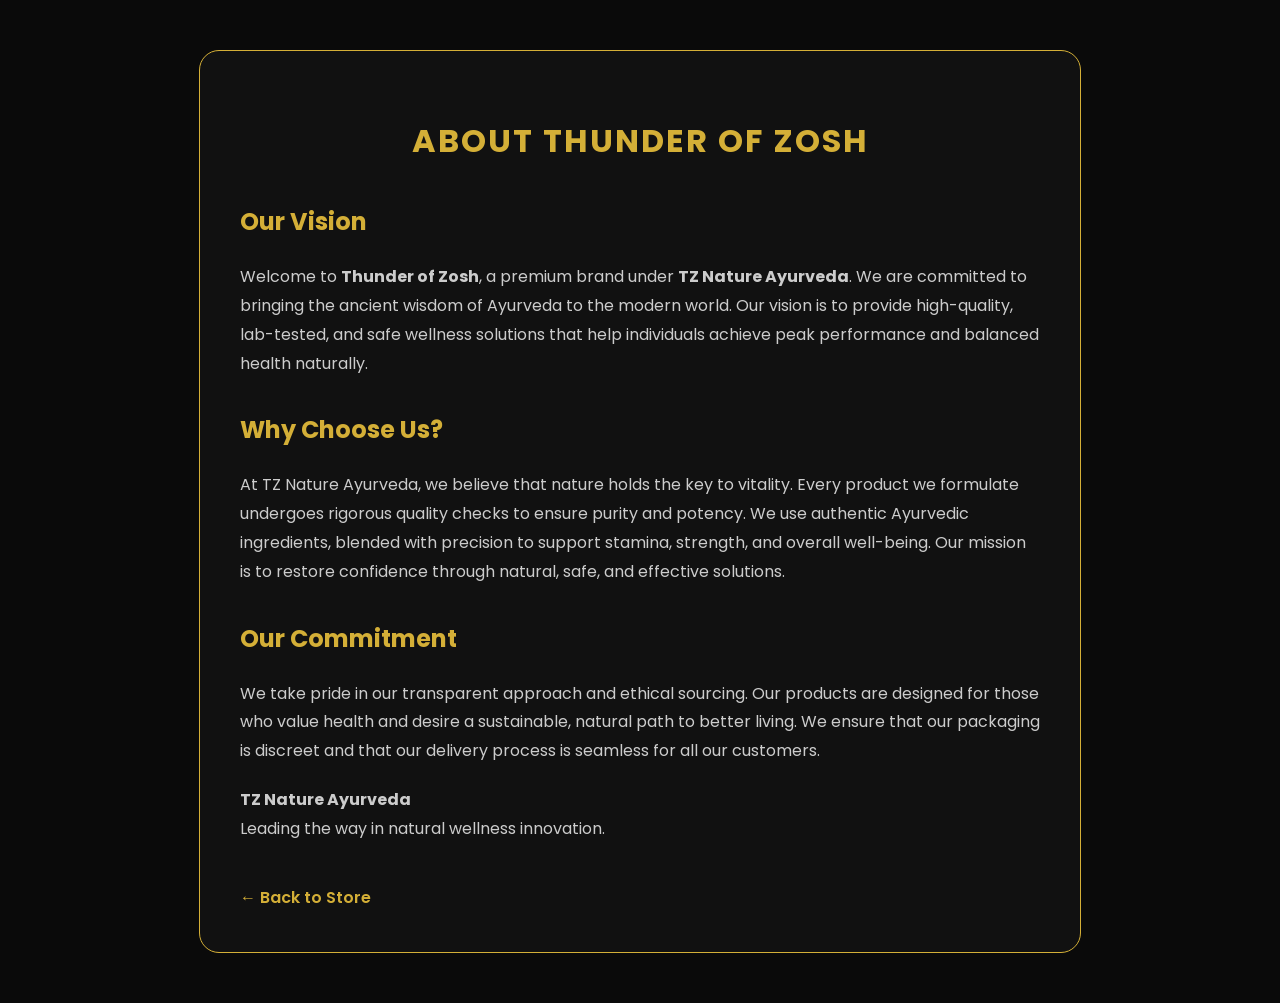
<file: about.html>
<!DOCTYPE html>
<html lang="en">
<head>
    <meta charset="UTF-8">
    <meta name="viewport" content="width=device-width, initial-scale=1.0">
    <title>About Us | Thunder of Zosh</title>
    <link href="https://fonts.googleapis.com/css2?family=Poppins:wght@300;400;600&display=swap" rel="stylesheet">
    <style>
        body { font-family: 'Poppins', sans-serif; background-color: #0a0a0a; color: #ffffff; margin: 0; padding: 0; line-height: 1.8; }
        .container { max-width: 800px; margin: 50px auto; padding: 40px; background: #111; border: 1px solid #d4af37; border-radius: 20px; }
        h1 { color: #d4af37; text-align: center; text-transform: uppercase; letter-spacing: 2px; }
        h2 { color: #d4af37; margin-top: 30px; }
        p { color: #cccccc; margin-bottom: 20px; }
        .back-link { display: inline-block; margin-top: 20px; color: #d4af37; text-decoration: none; font-weight: 600; }
        .back-link:hover { text-decoration: underline; }
    </style>
</head>
<body>

<div class="container">
    <h1>About Thunder of Zosh</h1>
    
    <h2>Our Vision</h2>
    <p>Welcome to <strong>Thunder of Zosh</strong>, a premium brand under <strong>TZ Nature Ayurveda</strong>. We are committed to bringing the ancient wisdom of Ayurveda to the modern world. Our vision is to provide high-quality, lab-tested, and safe wellness solutions that help individuals achieve peak performance and balanced health naturally.</p>

    <h2>Why Choose Us?</h2>
    <p>At TZ Nature Ayurveda, we believe that nature holds the key to vitality. Every product we formulate undergoes rigorous quality checks to ensure purity and potency. We use authentic Ayurvedic ingredients, blended with precision to support stamina, strength, and overall well-being. Our mission is to restore confidence through natural, safe, and effective solutions.</p>

    <h2>Our Commitment</h2>
    <p>We take pride in our transparent approach and ethical sourcing. Our products are designed for those who value health and desire a sustainable, natural path to better living. We ensure that our packaging is discreet and that our delivery process is seamless for all our customers.</p>

    <p><strong>TZ Nature Ayurveda</strong><br>
    Leading the way in natural wellness innovation.</p>

    <a href="index.html" class="back-link">← Back to Store</a>
</div>

</body>
</html>
</file>
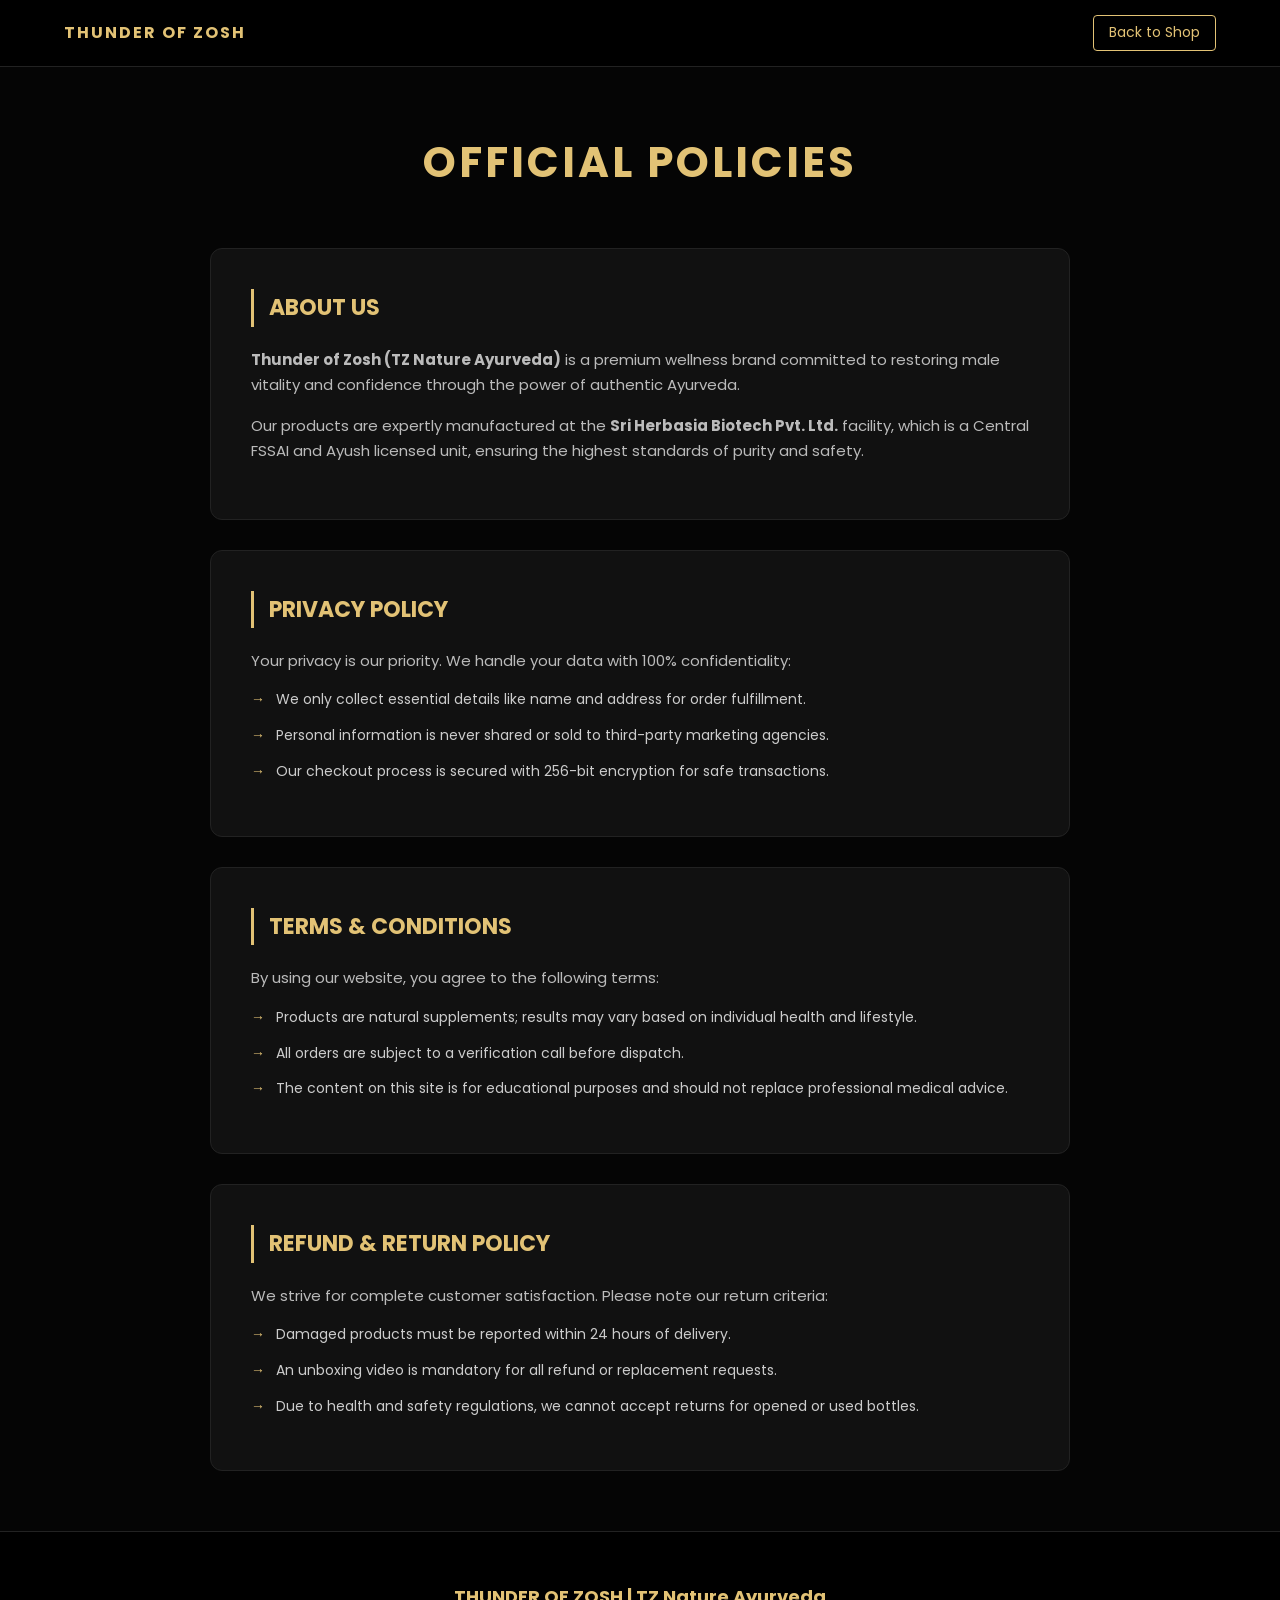
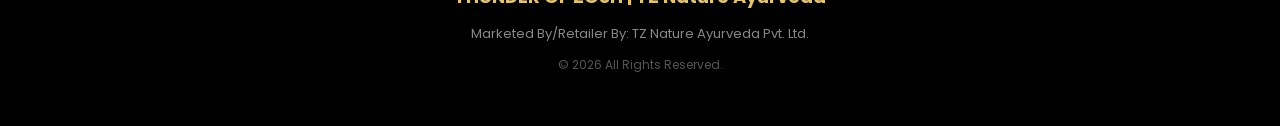
<file: capsule-policies.html>
<!DOCTYPE html>
<html lang="en">
<head>
    <meta charset="UTF-8">
    <meta name="viewport" content="width=device-width, initial-scale=1.0">
    <title>Company Policies | Thunder of Zosh</title>
    <link href="https://fonts.googleapis.com/css2?family=Poppins:wght@400;600;700&display=swap" rel="stylesheet">
    <style>
        :root {
            --gold: #e2c275;
            --gold-dark: #b8860b;
            --white: #f8f8f8;
            --dark: #050505;
            --grey-box: #111111;
        }

        * { margin: 0; padding: 0; box-sizing: border-box; }

        body { 
            font-family: 'Poppins', sans-serif; 
            background-color: var(--dark); 
            color: var(--white); 
            line-height: 1.7; 
            overflow-x: hidden; 
        }

        /* Navigation Bar */
        nav {
            background: rgba(0,0,0,0.95);
            padding: 15px 5%;
            display: flex;
            justify-content: space-between;
            align-items: center;
            border-bottom: 1px solid #222;
            position: sticky;
            top: 0;
            z-index: 1000;
        }
        .logo { color: var(--gold); font-weight: 700; text-transform: uppercase; letter-spacing: 2px; text-decoration: none; }
        .back-link { color: var(--gold); text-decoration: none; font-size: 14px; border: 1px solid var(--gold); padding: 5px 15px; border-radius: 4px; transition: 0.3s; }
        .back-link:hover { background: var(--gold); color: #000; }

        .container { max-width: 900px; margin: 60px auto; padding: 0 20px; }

        h1 { color: var(--gold); font-size: clamp(28px, 5vw, 42px); text-align: center; margin-bottom: 50px; text-transform: uppercase; letter-spacing: 3px; }
        
        section {
            background: var(--grey-box);
            padding: 40px;
            border-radius: 12px;
            margin-bottom: 30px;
            border: 1px solid #222;
            transition: 0.3s;
        }
        section:hover { border-color: var(--gold-dark); }

        h2 { color: var(--gold); margin-bottom: 20px; font-size: 22px; text-transform: uppercase; border-left: 3px solid var(--gold); padding-left: 15px; }
        p { margin-bottom: 15px; color: #bbb; font-size: 15px; }
        
        .list { list-style: none; padding: 0; }
        .list li { position: relative; padding-left: 25px; margin-bottom: 12px; color: #ccc; font-size: 14px; }
        .list li::before { content: "→"; position: absolute; left: 0; color: var(--gold); }

        footer {
            text-align: center;
            padding: 50px 20px;
            background: #000;
            border-top: 1px solid #222;
            margin-top: 60px;
        }
        .footer-brand { color: var(--gold); font-weight: 700; margin-bottom: 10px; font-size: 18px; }
        .footer-copy { color: #555; font-size: 12px; }

        @media (max-width: 768px) {
            section { padding: 25px; }
            nav { padding: 10px 5%; }
        }
    </style>
</head>
<body>

    <nav>
        <a href="capsulecod.html" class="logo">Thunder of Zosh</a>
        <a href="capsulecod.html" class="back-link">Back to Shop</a>
    </nav>

    <div class="container">
        <h1>Official Policies</h1>

        <section id="about">
            <h2>About Us</h2>
            <p><strong>Thunder of Zosh (TZ Nature Ayurveda)</strong> is a premium wellness brand committed to restoring male vitality and confidence through the power of authentic Ayurveda.</p>
            <p>Our products are expertly manufactured at the <strong>Sri Herbasia Biotech Pvt. Ltd.</strong> facility, which is a Central FSSAI and Ayush licensed unit, ensuring the highest standards of purity and safety.</p>
        </section>

        <section id="privacy">
            <h2>Privacy Policy</h2>
            <p>Your privacy is our priority. We handle your data with 100% confidentiality:</p>
            <ul class="list">
                <li>We only collect essential details like name and address for order fulfillment.</li>
                <li>Personal information is never shared or sold to third-party marketing agencies.</li>
                <li>Our checkout process is secured with 256-bit encryption for safe transactions.</li>
            </ul>
        </section>

        <section id="terms">
            <h2>Terms & Conditions</h2>
            <p>By using our website, you agree to the following terms:</p>
            <ul class="list">
                <li>Products are natural supplements; results may vary based on individual health and lifestyle.</li>
                <li>All orders are subject to a verification call before dispatch.</li>
                <li>The content on this site is for educational purposes and should not replace professional medical advice.</li>
            </ul>
        </section>

        <section id="refund">
            <h2>Refund & Return Policy</h2>
            <p>We strive for complete customer satisfaction. Please note our return criteria:</p>
            <ul class="list">
                <li>Damaged products must be reported within 24 hours of delivery.</li>
                <li>An unboxing video is mandatory for all refund or replacement requests.</li>
                <li>Due to health and safety regulations, we cannot accept returns for opened or used bottles.</li>
            </ul>
        </section>
    </div>

    <footer>
        <div class="footer-brand">THUNDER OF ZOSH | TZ Nature Ayurveda</div>
        <p style="color: #888; font-size: 13px; margin-bottom: 10px;">
            Marketed By/Retailer By: TZ Nature Ayurveda Pvt. Ltd.
        </p>
        <div class="footer-copy">© 2026 All Rights Reserved.</div>
    </footer>

</body>
</html>
</file>
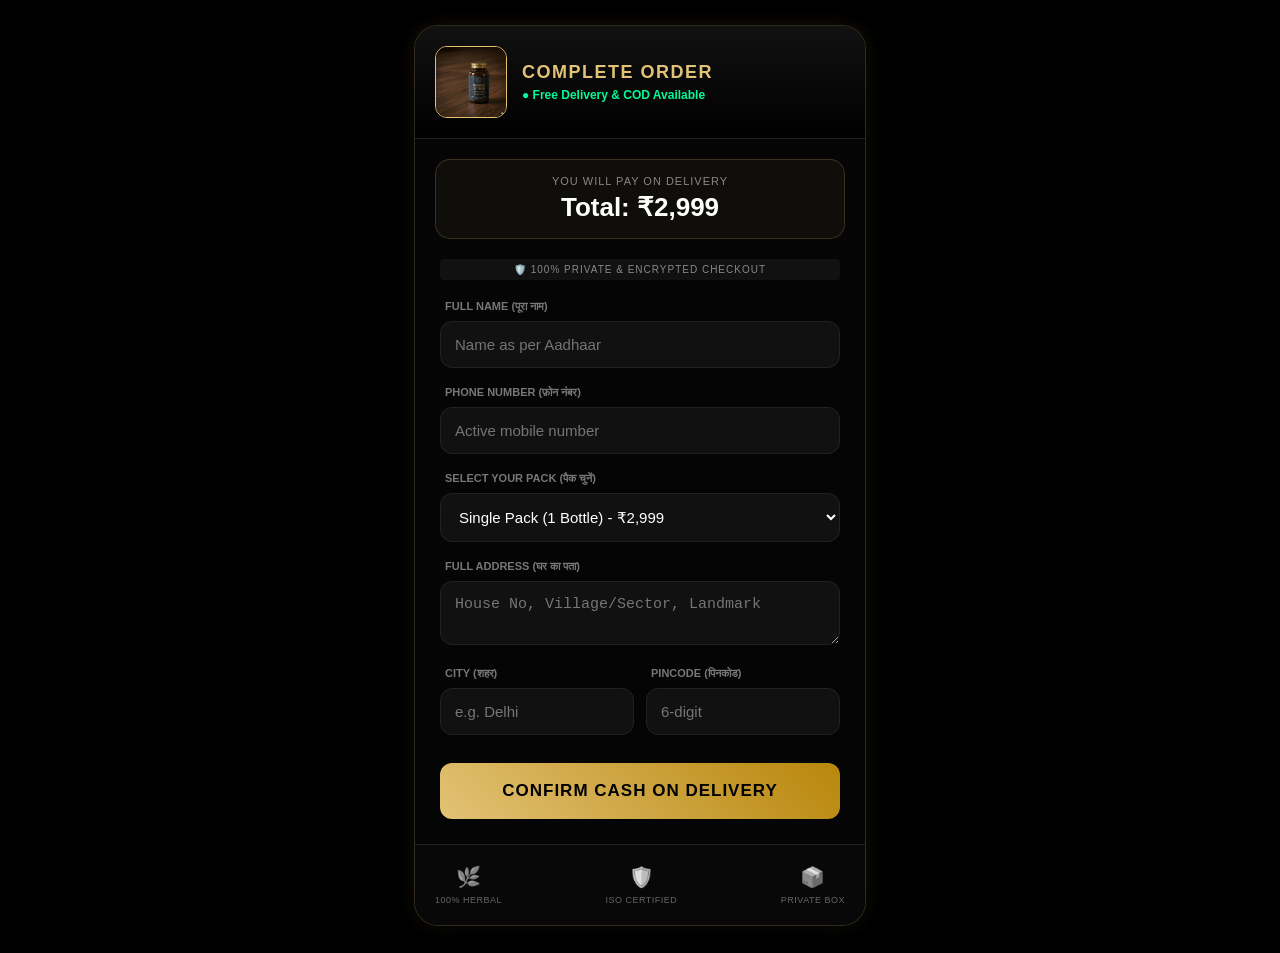
<file: capsule.html>
<!DOCTYPE html>
<html lang="en">
<head>
    <meta charset="UTF-8">
    <meta name="viewport" content="width=device-width, initial-scale=1.0">
    <title>Order Form | Thunder of Zosh</title>
    
    <script>
    !function(f,b,e,v,n,t,s)
    {if(f.fbq)return;n=f.fbq=function(){n.callMethod?
    n.callMethod.apply(n,arguments):n.queue.push(arguments)};
    if(!f._fbq)f._fbq=n;n.push=n;n.loaded=!0;n.version='2.0';
    n.queue=[];t=b.createElement(e);t.async=!0;
    t.src=v;s=b.getElementsByTagName(e)[0];
    s.parentNode.insertBefore(t,s)}(window, document,'script',
    'https://connect.facebook.net/en_US/fbevents.js');
    fbq('init', '881403324800547'); 
    fbq('track', 'PageView');
    </script>
    
    <style>
        :root { 
            --gold: #e2c275; 
            --gold-dark: #b8860b; 
            --black: #050505; 
            --success: #00fa9a; 
            --field-bg: #111111; 
            --border-color: #222222;
        }

        body { 
            font-family: 'Segoe UI', Roboto, sans-serif; 
            background-color: #000; 
            color: #f8f8f8; 
            margin: 0; 
            padding: 15px; 
            overflow-x: hidden;
        }

        .order-container { 
            max-width: 450px; 
            margin: 10px auto; 
            background: var(--black); 
            border-radius: 24px; 
            border: 1px solid rgba(226, 194, 117, 0.2); 
            overflow: hidden; 
            box-shadow: 0 20px 40px rgba(0,0,0,0.5), 0 0 20px rgba(226, 194, 117, 0.1); 
        }

        /* Header Polish */
        .form-header { 
            background: linear-gradient(180deg, #111, #000); 
            border-bottom: 1px solid var(--border-color); 
            display: flex; 
            align-items: center; 
            padding: 20px; 
        }
        .header-model-photo { 
            width: 70px; 
            height: 70px; 
            border-radius: 12px; 
            border: 1px solid var(--gold); 
            object-fit: cover; 
            margin-right: 15px; 
        }
        .header-text h2 { 
            margin: 0; 
            font-size: 18px; 
            text-transform: uppercase; 
            color: var(--gold); 
            letter-spacing: 1.5px; 
        }
        .header-text p { 
            margin: 5px 0 0; 
            font-size: 12px; 
            color: var(--success); 
            font-weight: bold; 
            display: flex; 
            align-items: center; 
            gap: 5px;
        }

        /* Price Box Polish */
        .price-box { 
            background: rgba(226, 194, 117, 0.05); 
            margin: 20px 20px 0; 
            padding: 15px; 
            border-radius: 15px; 
            border: 1px solid rgba(226, 194, 117, 0.2); 
            text-align: center; 
        }
        .price-box p { margin: 0; font-size: 11px; color: #888; text-transform: uppercase; letter-spacing: 1px; }
        .price-box h3 { margin: 5px 0 0; color: #fff; font-size: 26px; font-weight: bold; }

        /* Form Styling */
        form { padding: 20px 25px 25px; }
        .secure-tag { 
            text-align: center; 
            font-size: 10px; 
            color: #888; 
            margin-bottom: 20px; 
            background: #111;
            padding: 5px;
            border-radius: 4px;
            letter-spacing: 1px;
        }

        .field-group { margin-bottom: 18px; }
        label { 
            display: block; 
            font-size: 11px; 
            color: #777; 
            margin-bottom: 8px; 
            font-weight: bold; 
            text-transform: uppercase; 
            padding-left: 5px;
        }
        input, select, textarea { 
            width: 100%; 
            padding: 14px; 
            border-radius: 12px; 
            border: 1px solid var(--border-color); 
            background: var(--field-bg); 
            color: #fff; 
            font-size: 15px; 
            box-sizing: border-box; 
            outline: none; 
            transition: 0.3s; 
        }
        input:focus, select:focus, textarea:focus { border-color: var(--gold); background: #000; }
        
        .address-row { display: flex; gap: 12px; margin-bottom: 18px; }
        .address-row .field-group { flex: 1; margin-bottom: 0; }

        /* Order Button Polish */
        .btn-submit { 
            width: 100%; 
            padding: 18px; 
            background: linear-gradient(45deg, var(--gold), var(--gold-dark)); 
            color: #000; 
            border: none; 
            border-radius: 12px; 
            font-size: 17px; 
            font-weight: 800; 
            cursor: pointer; 
            text-transform: uppercase; 
            margin-top: 10px; 
            transition: 0.3s;
            letter-spacing: 1px;
        }
        .btn-submit:hover { transform: scale(1.02); box-shadow: 0 10px 20px rgba(226, 194, 117, 0.2); }
        .btn-submit:active { transform: scale(0.98); }

        /* Trust Badges */
        .trust-badges { 
            display: flex; 
            justify-content: space-between; 
            padding: 20px; 
            background: #080808; 
            border-top: 1px solid var(--border-color); 
        }
        .badge { font-size: 9px; color: #666; text-align: center; text-transform: uppercase; letter-spacing: 0.5px; }
        .badge span { display: block; font-size: 20px; margin-bottom: 6px; filter: grayscale(100%); }

        /* Success Message Polish */
        #success-msg { display: none; padding: 60px 20px; text-align: center; }
        #success-msg h3 { color: var(--gold); margin-top: 20px; letter-spacing: 2px; }
    </style>
</head>
<body>

<div class="order-container">
    <div class="form-header" id="mainHeader">
        <img src="capsule-pack.jpg" alt="Zosh Capsules" class="header-model-photo">
        <div class="header-text">
            <h2>Complete Order</h2>
            <p>● Free Delivery & COD Available</p>
        </div>
    </div>

    <div class="price-box" id="priceDisplay">
        <p>You will pay on delivery</p>
        <h3 id="billText">Total: ₹2,999</h3>
    </div>

    <form id="leadForm">
        <div class="secure-tag">🛡️ 100% PRIVATE & ENCRYPTED CHECKOUT</div>
        
        <div class="field-group">
            <label>Full Name (पूरा नाम)</label>
            <input type="text" id="name" placeholder="Name as per Aadhaar" required>
        </div>

        <div class="field-group">
            <label>Phone Number (फ़ोन नंबर)</label>
            <input type="tel" id="phone" placeholder="Active mobile number" pattern="[0-9]{10}" maxlength="10" required>
        </div>

        <div class="field-group">
            <label>Select Your Pack (पैक चुनें)</label>
            <select id="package" onchange="updateUI()">
                <option value="Capsule One Bottle" data-price="2999" selected>Single Pack (1 Bottle) - ₹2,999</option>
                <option value="Capsule Two Bottles" data-price="3999">Best Value (2 Bottles) - ₹3,999 (BOGO)</option>
            </select>
        </div>

        <div class="field-group" style="display:none;">
            <label>Payment Method</label>
            <select id="method"><option value="COD" selected>COD</option></select>
        </div>

        <div class="field-group">
            <label>Full Address (घर का पता)</label>
            <textarea id="address" rows="2" placeholder="House No, Village/Sector, Landmark" required></textarea>
        </div>

        <div class="address-row">
            <div class="field-group">
                <label>City (शहर)</label>
                <input type="text" id="city" placeholder="e.g. Delhi" required>
            </div>
            <div class="field-group">
                <label>Pincode (पिनकोड)</label>
                <input type="text" id="pincode" placeholder="6-digit" pattern="[0-9]{6}" maxlength="6" required>
            </div>
        </div>

        <button type="submit" class="btn-submit" id="submitBtn">Confirm Cash On Delivery</button>
    </form>

    <div id="success-msg">
        <div style="font-size: 60px;">🥇</div>
        <h3>ORDER PLACED!</h3>
        <p id="finalMsg" style="color: #888; line-height: 1.5; font-size: 14px;">Thank you for choosing Thunder of Zosh.<br>Verification call expected within 30 minutes.</p>
    </div>

    <div class="trust-badges">
        <div class="badge"><span>🌿</span>100% Herbal</div>
        <div class="badge"><span>🛡️</span>ISO Certified</div>
        <div class="badge"><span>📦</span>Private Box</div>
    </div>
</div>

<script>
    const scriptURL = 'https://sheetdb.io/api/v1/jvva0bdyw2xiq'; 
    const PRICES = {
        "Capsule One Bottle": 2999, 
        "Capsule Two Bottles": 3999
    };

    function updateUI() {
        const pkg = document.getElementById('package').value;
        document.getElementById('billText').innerText = "Total: ₹" + PRICES[pkg].toLocaleString('en-IN');
    }

    document.getElementById('leadForm').addEventListener('submit', async e => {
        e.preventDefault();
        const btn = document.getElementById('submitBtn');
        
        btn.innerHTML = "Securely Ordering...";
        btn.disabled = true;

        const pkg = document.getElementById('package').value;
        const amount = PRICES[pkg];

        const data = {
            "Timestamp": new Date().toLocaleString('en-IN'),
            "Name": document.getElementById('name').value,
            "Phone": document.getElementById('phone').value,
            "Package": pkg,
            "Address": document.getElementById('address').value,
            "City": document.getElementById('city').value,
            "Pincode": document.getElementById('pincode').value,
            "Method": "COD",
            "Price": amount,
            "Delivery Status": "New Order"
        };

        try {
            await fetch(scriptURL, {
                method: 'POST',
                headers: { 'Content-Type': 'application/json' },
                body: JSON.stringify({ data: [data] })
            });
            showSuccess();
        } catch(err) { 
            console.log("Lead captured"); 
            showSuccess(); 
        }
    });

    function showSuccess() {
        document.getElementById('leadForm').style.display = 'none';
        document.getElementById('mainHeader').style.display = 'none'; 
        document.getElementById('priceDisplay').style.display = 'none';
        document.getElementById('success-msg').style.display = 'block';
        fbq('track', 'Lead');
        window.scrollTo(0, 0);
    }
</script>
</body>
</html>
</file>
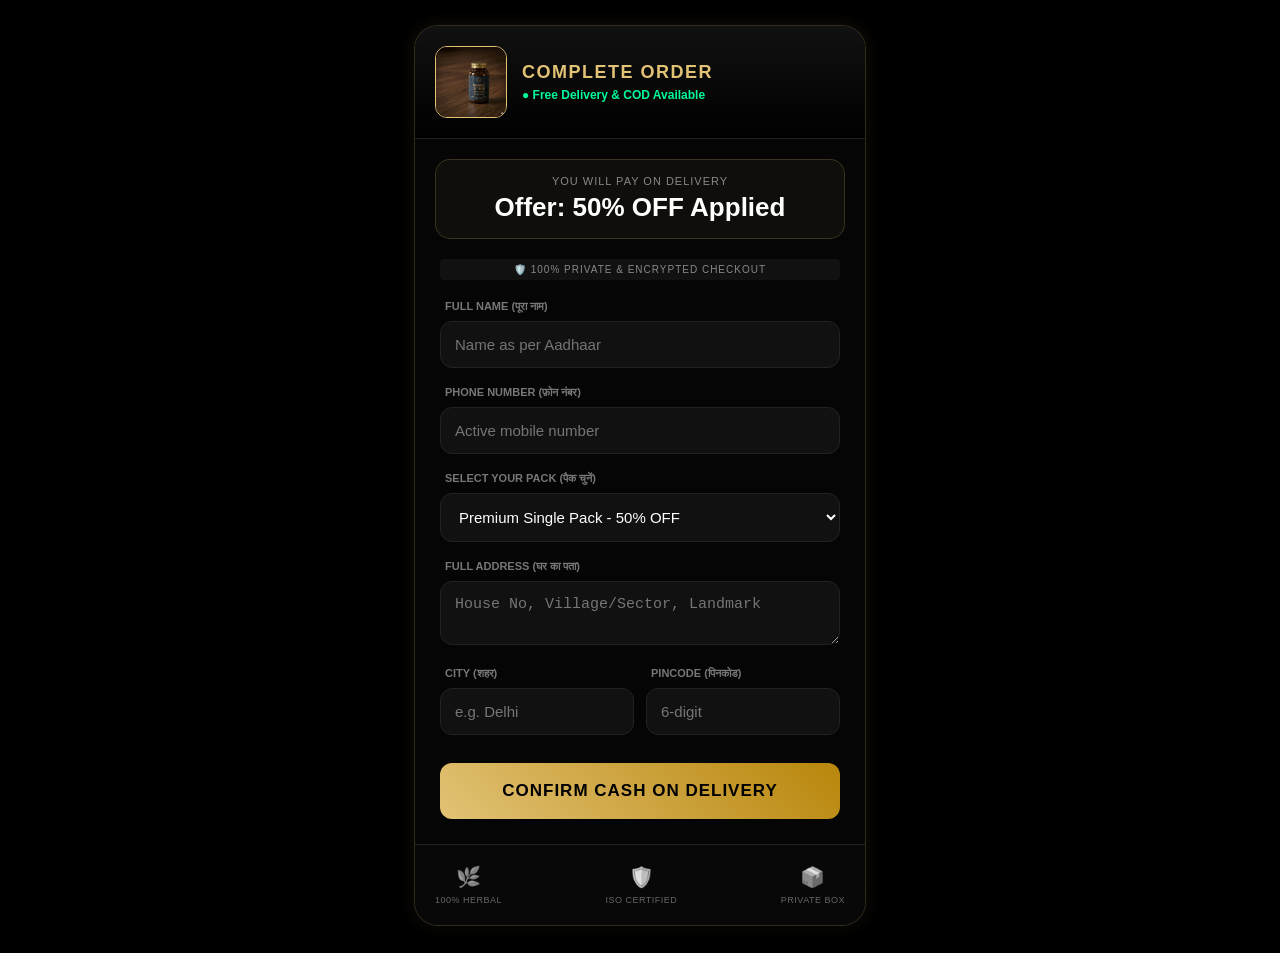
<file: capsuleformcod.html>
<!DOCTYPE html>
<html lang="en">
<head>
    <meta charset="UTF-8">
    <meta name="viewport" content="width=device-width, initial-scale=1.0">
    <title>Order Form | Thunder of Zosh</title>
    
    <!-- Meta Pixel Code -->
<script>
!function(f,b,e,v,n,t,s)
{if(f.fbq)return;n=f.fbq=function(){n.callMethod?
n.callMethod.apply(n,arguments):n.queue.push(arguments)};
if(!f._fbq)f._fbq=n;n.push=n;n.loaded=!0;n.version='2.0';
n.queue=[];t=b.createElement(e);t.async=!0;
t.src=v;s=b.getElementsByTagName(e)[0];
s.parentNode.insertBefore(t,s)}(window, document,'script',
'https://connect.facebook.net/en_US/fbevents.js');
fbq('init', '881403324800547');
fbq('track', 'PageView');
</script>
<noscript><img height="1" width="1" style="display:none"
src="https://www.facebook.com/tr?id=881403324800547&ev=PageView&noscript=1"
/></noscript>
<!-- End Meta Pixel Code -->
    
    <style>
        :root { 
            --gold: #e2c275; 
            --gold-dark: #b8860b; 
            --black: #050505; 
            --success: #00fa9a; 
            --field-bg: #111111; 
            --border-color: #222222;
        }

        body { 
            font-family: 'Segoe UI', Roboto, sans-serif; 
            background-color: #000; 
            color: #f8f8f8; 
            margin: 0; 
            padding: 15px; 
            overflow-x: hidden;
        }

        .order-container { 
            max-width: 450px; 
            margin: 10px auto; 
            background: var(--black); 
            border-radius: 24px; 
            border: 1px solid rgba(226, 194, 117, 0.2); 
            overflow: hidden; 
            box-shadow: 0 20px 40px rgba(0,0,0,0.5), 0 0 20px rgba(226, 194, 117, 0.1); 
        }

        .form-header { 
            background: linear-gradient(180deg, #111, #000); 
            border-bottom: 1px solid var(--border-color); 
            display: flex; 
            align-items: center; 
            padding: 20px; 
        }
        .header-model-photo { 
            width: 70px; 
            height: 70px; 
            border-radius: 12px; 
            border: 1px solid var(--gold); 
            object-fit: cover; 
            margin-right: 15px; 
        }
        .header-text h2 { 
            margin: 0; 
            font-size: 18px; 
            text-transform: uppercase; 
            color: var(--gold); 
            letter-spacing: 1.5px; 
        }
        .header-text p { 
            margin: 5px 0 0; 
            font-size: 12px; 
            color: var(--success); 
            font-weight: bold; 
            display: flex; 
            align-items: center; 
            gap: 5px;
        }

        .price-box { 
            background: rgba(226, 194, 117, 0.05); 
            margin: 20px 20px 0; 
            padding: 15px; 
            border-radius: 15px; 
            border: 1px solid rgba(226, 194, 117, 0.2); 
            text-align: center; 
        }
        .price-box p { margin: 0; font-size: 11px; color: #888; text-transform: uppercase; letter-spacing: 1px; }
        .price-box h3 { margin: 5px 0 0; color: #fff; font-size: 26px; font-weight: bold; }

        form { padding: 20px 25px 25px; }
        .secure-tag { 
            text-align: center; 
            font-size: 10px; 
            color: #888; 
            margin-bottom: 20px; 
            background: #111;
            padding: 5px;
            border-radius: 4px;
            letter-spacing: 1px;
        }

        .field-group { margin-bottom: 18px; }
        label { 
            display: block; 
            font-size: 11px; 
            color: #777; 
            margin-bottom: 8px; 
            font-weight: bold; 
            text-transform: uppercase; 
            padding-left: 5px;
        }
        input, select, textarea { 
            width: 100%; 
            padding: 14px; 
            border-radius: 12px; 
            border: 1px solid var(--border-color); 
            background: var(--field-bg); 
            color: #fff; 
            font-size: 15px; 
            box-sizing: border-box; 
            outline: none; 
            transition: 0.3s; 
        }
        input:focus, select:focus, textarea:focus { border-color: var(--gold); background: #000; }
        
        .address-row { display: flex; gap: 12px; margin-bottom: 18px; }
        .address-row .field-group { flex: 1; margin-bottom: 0; }

        .btn-submit { 
            width: 100%; 
            padding: 18px; 
            background: linear-gradient(45deg, var(--gold), var(--gold-dark)); 
            color: #000; 
            border: none; 
            border-radius: 12px; 
            font-size: 17px; 
            font-weight: 800; 
            cursor: pointer; 
            text-transform: uppercase; 
            margin-top: 10px; 
            transition: 0.3s;
            letter-spacing: 1px;
        }
        .btn-submit:hover { transform: scale(1.02); box-shadow: 0 10px 20px rgba(226, 194, 117, 0.2); }

        .trust-badges { 
            display: flex; 
            justify-content: space-between; 
            padding: 20px; 
            background: #080808; 
            border-top: 1px solid var(--border-color); 
        }
        .badge { font-size: 9px; color: #666; text-align: center; text-transform: uppercase; letter-spacing: 0.5px; }
        .badge span { display: block; font-size: 20px; margin-bottom: 6px; filter: grayscale(100%); }

        #success-msg { display: none; padding: 60px 20px; text-align: center; }
        #success-msg h3 { color: var(--gold); margin-top: 20px; letter-spacing: 2px; }
    </style>
</head>
<body>

<div class="order-container">
    <div class="form-header" id="mainHeader">
        <img src="capsule-pack.jpg" alt="Zosh Capsules" class="header-model-photo">
        <div class="header-text">
            <h2>Complete Order</h2>
            <p>● Free Delivery & COD Available</p>
        </div>
    </div>

    <div class="price-box" id="priceDisplay">
        <p>You will pay on delivery</p>
        <h3 id="billText">Offer: 50% OFF Applied</h3>
    </div>

    <form id="leadForm">
        <div class="secure-tag">🛡️ 100% PRIVATE & ENCRYPTED CHECKOUT</div>
        
        <div class="field-group">
            <label>Full Name (पूरा नाम)</label>
            <input type="text" id="name" placeholder="Name as per Aadhaar" required>
        </div>

        <div class="field-group">
            <label>Phone Number (फ़ोन नंबर)</label>
            <input type="tel" id="phone" placeholder="Active mobile number" pattern="[0-9]{10}" maxlength="10" required>
        </div>

        <div class="field-group">
            <label>Select Your Pack (पैक चुनें)</label>
            <select id="package">
                <option value="Capsule Single Bottle" selected>Premium Single Pack - 50% OFF</option>
            </select>
        </div>

        <div class="field-group">
            <label>Full Address (घर का पता)</label>
            <textarea id="address" rows="2" placeholder="House No, Village/Sector, Landmark" required></textarea>
        </div>

        <div class="address-row">
            <div class="field-group">
                <label>City (शहर)</label>
                <input type="text" id="city" placeholder="e.g. Delhi" required>
            </div>
            <div class="field-group">
                <label>Pincode (पिनकोड)</label>
                <input type="text" id="pincode" placeholder="6-digit" pattern="[0-9]{6}" maxlength="6" required>
            </div>
        </div>

        <button type="submit" class="btn-submit" id="submitBtn">Confirm Cash On Delivery</button>
    </form>

    <div id="success-msg">
        <div style="font-size: 60px;">🥇</div>
        <h3>ORDER PLACED!</h3>
        <p style="color: #888; line-height: 1.5; font-size: 14px;">Thank you for choosing Thunder of Zosh.<br>Verification call expected within 30 minutes.</p>
    </div>

    <div class="trust-badges">
        <div class="badge"><span>🌿</span>100% Herbal</div>
        <div class="badge"><span>🛡️</span>ISO Certified</div>
        <div class="badge"><span>📦</span>Private Box</div>
    </div>
</div>

<script>
    const scriptURL = 'https://sheetdb.io/api/v1/jvva0bdyw2xiq'; 

    document.getElementById('leadForm').addEventListener('submit', async e => {
        e.preventDefault();
        const btn = document.getElementById('submitBtn');
        
        btn.innerHTML = "Securely Ordering...";
        btn.disabled = true;

        const data = {
            "Timestamp": new Date().toLocaleString('en-IN'),
            "Name": document.getElementById('name').value,
            "Phone": document.getElementById('phone').value,
            "Package": document.getElementById('package').value,
            "Address": document.getElementById('address').value,
            "City": document.getElementById('city').value,
            "Pincode": document.getElementById('pincode').value,
            "Method": "COD",
            "Price": "50% OFF Promo",
            "Delivery Status": "New Order"
        };

        try {
            await fetch(scriptURL, {
                method: 'POST',
                headers: { 'Content-Type': 'application/json' },
                body: JSON.stringify({ data: [data] })
            });
            showSuccess();
        } catch(err) { 
            showSuccess(); 
        }
    });

    function showSuccess() {
        document.getElementById('leadForm').style.display = 'none';
        document.getElementById('mainHeader').style.display = 'none'; 
        document.getElementById('priceDisplay').style.display = 'none';
        document.getElementById('success-msg').style.display = 'block';
        fbq('track', 'Lead');
        window.scrollTo(0, 0);
    }
</script>
</body>
</html>
</file>
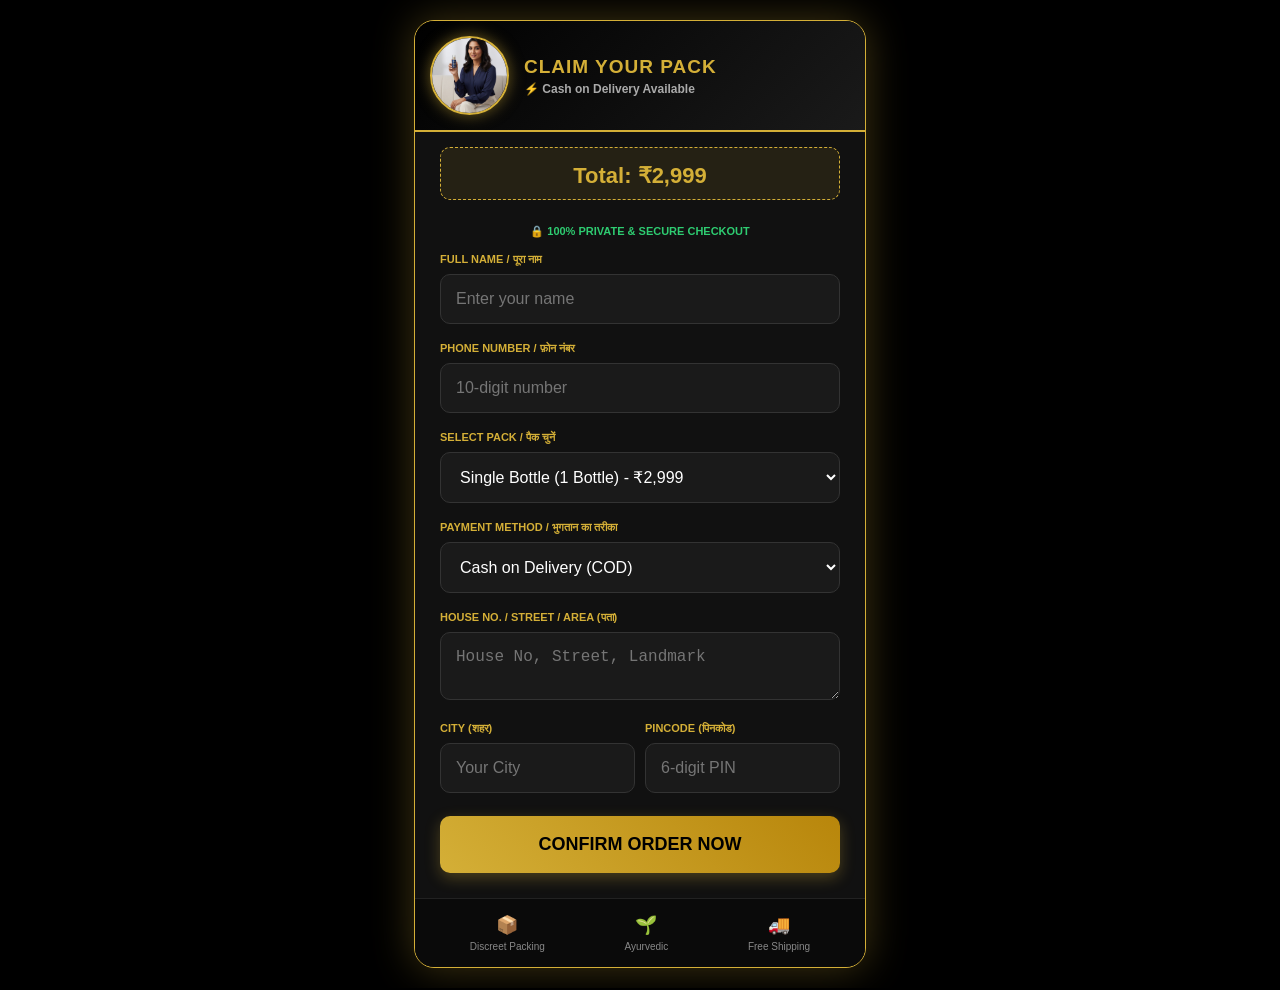
<file: offerform.html>
<!DOCTYPE html>
<html lang="en">
<head>
    <meta charset="UTF-8">
    <meta name="viewport" content="width=device-width, initial-scale=1.0">
    <title>Order Form | Thunder of Zosh</title>
    
    <script>
    !function(f,b,e,v,n,t,s)
    {if(f.fbq)return;n=f.fbq=function(){n.callMethod?
    n.callMethod.apply(n,arguments):n.queue.push(arguments)};
    if(!f._fbq)f._fbq=n;n.push=n;n.loaded=!0;n.version='2.0';
    n.queue=[];t=b.createElement(e);t.async=!0;
    t.src=v;s=b.getElementsByTagName(e)[0];
    s.parentNode.insertBefore(t,s)}(window, document,'script',
    'https://connect.facebook.net/en_US/fbevents.js');
    fbq('init', '881403324800547'); 
    fbq('track', 'PageView');
    </script>
    
    <style>
        :root { --gold: #d4af37; --gold-dark: #b8860b; --black: #0a0a0a; --success: #2ecc71; --field-bg: #1a1a1a; }
        body { font-family: 'Segoe UI', Roboto, sans-serif; background-color: #000; color: white; margin: 0; padding: 10px; }
        .order-container { max-width: 450px; margin: 10px auto; background: #111; border-radius: 20px; border: 1px solid var(--gold); overflow: hidden; box-shadow: 0 0 40px rgba(212,175,55,0.3); }
        .form-header { background: linear-gradient(135deg, #000, #1a1a1a); border-bottom: 2px solid var(--gold); display: flex; align-items: center; padding: 15px; color: #fff; }
        .header-model-photo { width: 75px; height: 75px; border-radius: 50%; border: 2px solid var(--gold); object-fit: cover; margin-right: 15px; box-shadow: 0 0 15px rgba(212,175,55,0.5); }
        .header-text { flex: 1; }
        .header-text h2 { margin: 0; font-size: 19px; text-transform: uppercase; color: var(--gold); letter-spacing: 1px; }
        .header-text p { margin: 4px 0 0; font-size: 12px; color: #aaa; font-weight: bold; }
        
        .price-box { background: rgba(212,175,55,0.1); margin: 15px 25px 0; padding: 10px; border-radius: 10px; border: 1px dashed var(--gold); text-align: center; }
        .price-box h3 { margin: 5px 0 0; color: var(--gold); font-size: 22px; }

        form { padding: 25px; }
        .field-group { margin-bottom: 18px; }
        label { display: block; font-size: 11px; color: var(--gold); margin-bottom: 8px; font-weight: bold; text-transform: uppercase; }
        input, select, textarea { width: 100%; padding: 15px; border-radius: 10px; border: 1px solid #333; background: var(--field-bg); color: #fff; font-size: 16px; box-sizing: border-box; outline: none; transition: 0.3s; }
        
        .address-row { display: flex; gap: 10px; margin-bottom: 18px; }
        .address-row .field-group { flex: 1; margin-bottom: 0; }

        .btn-submit { width: 100%; padding: 18px; background: linear-gradient(45deg, var(--gold), var(--gold-dark)); color: #000; border: none; border-radius: 10px; font-size: 18px; font-weight: 900; cursor: pointer; text-transform: uppercase; margin-top: 5px; box-shadow: 0 5px 15px rgba(212,175,55,0.3); }
        .btn-submit:disabled { background: #555; cursor: not-allowed; box-shadow: none; }

        #success-msg { display: none; padding: 60px 20px; text-align: center; }
        .trust-badges { display: flex; justify-content: space-around; padding: 15px; background: #0a0a0a; border-top: 1px solid #222; }
        .badge { font-size: 10px; color: #888; text-align: center; }
        .badge span { display: block; font-size: 18px; margin-bottom: 5px; }
        .secure-tag { text-align: center; font-size: 11px; color: var(--success); margin-bottom: 15px; font-weight: bold; }
    </style>
</head>
<body>

<div class="order-container">
    <div class="form-header" id="mainHeader">
        <img src="model-product.jpg" alt="Zosh" class="header-model-photo">
        <div class="header-text">
            <h2>Claim Your Pack</h2>
            <p>⚡ Cash on Delivery Available</p>
        </div>
    </div>

    <div class="price-box" id="priceDisplay">
        <h3 id="billText">Total: ₹2,999</h3>
    </div>

    <form id="leadForm">
        <div class="secure-tag">🔒 100% PRIVATE & SECURE CHECKOUT</div>
        
        <div class="field-group">
            <label>Full Name / पूरा नाम</label>
            <input type="text" id="name" placeholder="Enter your name" required>
        </div>

        <div class="field-group">
            <label>Phone Number / फ़ोन नंबर</label>
            <input type="tel" id="phone" placeholder="10-digit number" pattern="[0-9]{10}" maxlength="10" required>
        </div>

        <div class="field-group">
            <label>Select Pack / पैक चुनें</label>
            <select id="package" onchange="updateUI()">
                <option value="Single Bottle" data-price="2999" selected>Single Bottle (1 Bottle) - ₹2,999</option>
                <option value="Two Bottles" data-price="3999">Two Bottles (2 Bottles) - ₹3,999 (Best Value)</option>
            </select>
        </div>

        <div class="field-group">
            <label>Payment Method / भुगतान का तरीका</label>
            <select id="method">
                <option value="COD" selected>Cash on Delivery (COD)</option>
            </select>
        </div>

        <div class="field-group">
            <label>House No. / Street / Area (पता)</label>
            <textarea id="address" rows="2" placeholder="House No, Street, Landmark" required></textarea>
        </div>

        <div class="address-row">
            <div class="field-group">
                <label>City (शहर)</label>
                <input type="text" id="city" placeholder="Your City" required>
            </div>
            <div class="field-group">
                <label>Pincode (पिनकोड)</label>
                <input type="text" id="pincode" placeholder="6-digit PIN" pattern="[0-9]{6}" maxlength="6" required>
            </div>
        </div>

        <button type="submit" class="btn-submit" id="submitBtn">Confirm Order Now</button>
    </form>

    <div id="success-msg">
        <div style="font-size: 50px;">✅</div>
        <h3>ORDER PLACED!</h3>
        <p id="finalMsg" style="color: #ccc;">Our team will call you soon for confirmation.</p>
    </div>

    <div class="trust-badges">
        <div class="badge"><span>📦</span>Discreet Packing</div>
        <div class="badge"><span>🌱</span>Ayurvedic</div>
        <div class="badge"><span>🚚</span>Free Shipping</div>
    </div>
</div>

<script>
    const scriptURL = 'https://sheetdb.io/api/v1/jvva0bdyw2xiq'; 
    const PRICES = {"Single Bottle": 2999, "Two Bottles": 3999};

    function updateUI() {
        const pkg = document.getElementById('package').value;
        document.getElementById('billText').innerText = "Total: ₹" + PRICES[pkg].toLocaleString('en-IN');
    }

    document.getElementById('leadForm').addEventListener('submit', async e => {
        e.preventDefault();
        const btn = document.getElementById('submitBtn');
        
        btn.innerHTML = "Processing Order...";
        btn.disabled = true;

        const pkg = document.getElementById('package').value;
        const amount = PRICES[pkg];

        const data = {
            "Timestamp": new Date().toLocaleString('en-IN'),
            "Name": document.getElementById('name').value,
            "Phone": document.getElementById('phone').value,
            "Package": pkg,
            "Address": document.getElementById('address').value,
            "City": document.getElementById('city').value,
            "Pincode": document.getElementById('pincode').value,
            "Method": "COD",
            "Price": amount,
            "Delivery Status": "New Order"
        };

        try {
            await fetch(scriptURL, {
                method: 'POST',
                headers: { 'Content-Type': 'application/json' },
                body: JSON.stringify({ data: [data] })
            });
            showSuccess();
        } catch(err) { 
            console.log("Lead captured"); 
            showSuccess(); // Error ke baad bhi success dikhayega taaki customer ko confirm lage
        }
    });

    function showSuccess() {
        document.getElementById('leadForm').style.display = 'none';
        document.getElementById('mainHeader').style.display = 'none'; 
        document.getElementById('priceDisplay').style.display = 'none';
        document.getElementById('success-msg').style.display = 'block';
        fbq('track', 'Lead');
        window.scrollTo(0, 0);
    }
</script>
</body>
</html>
</file>
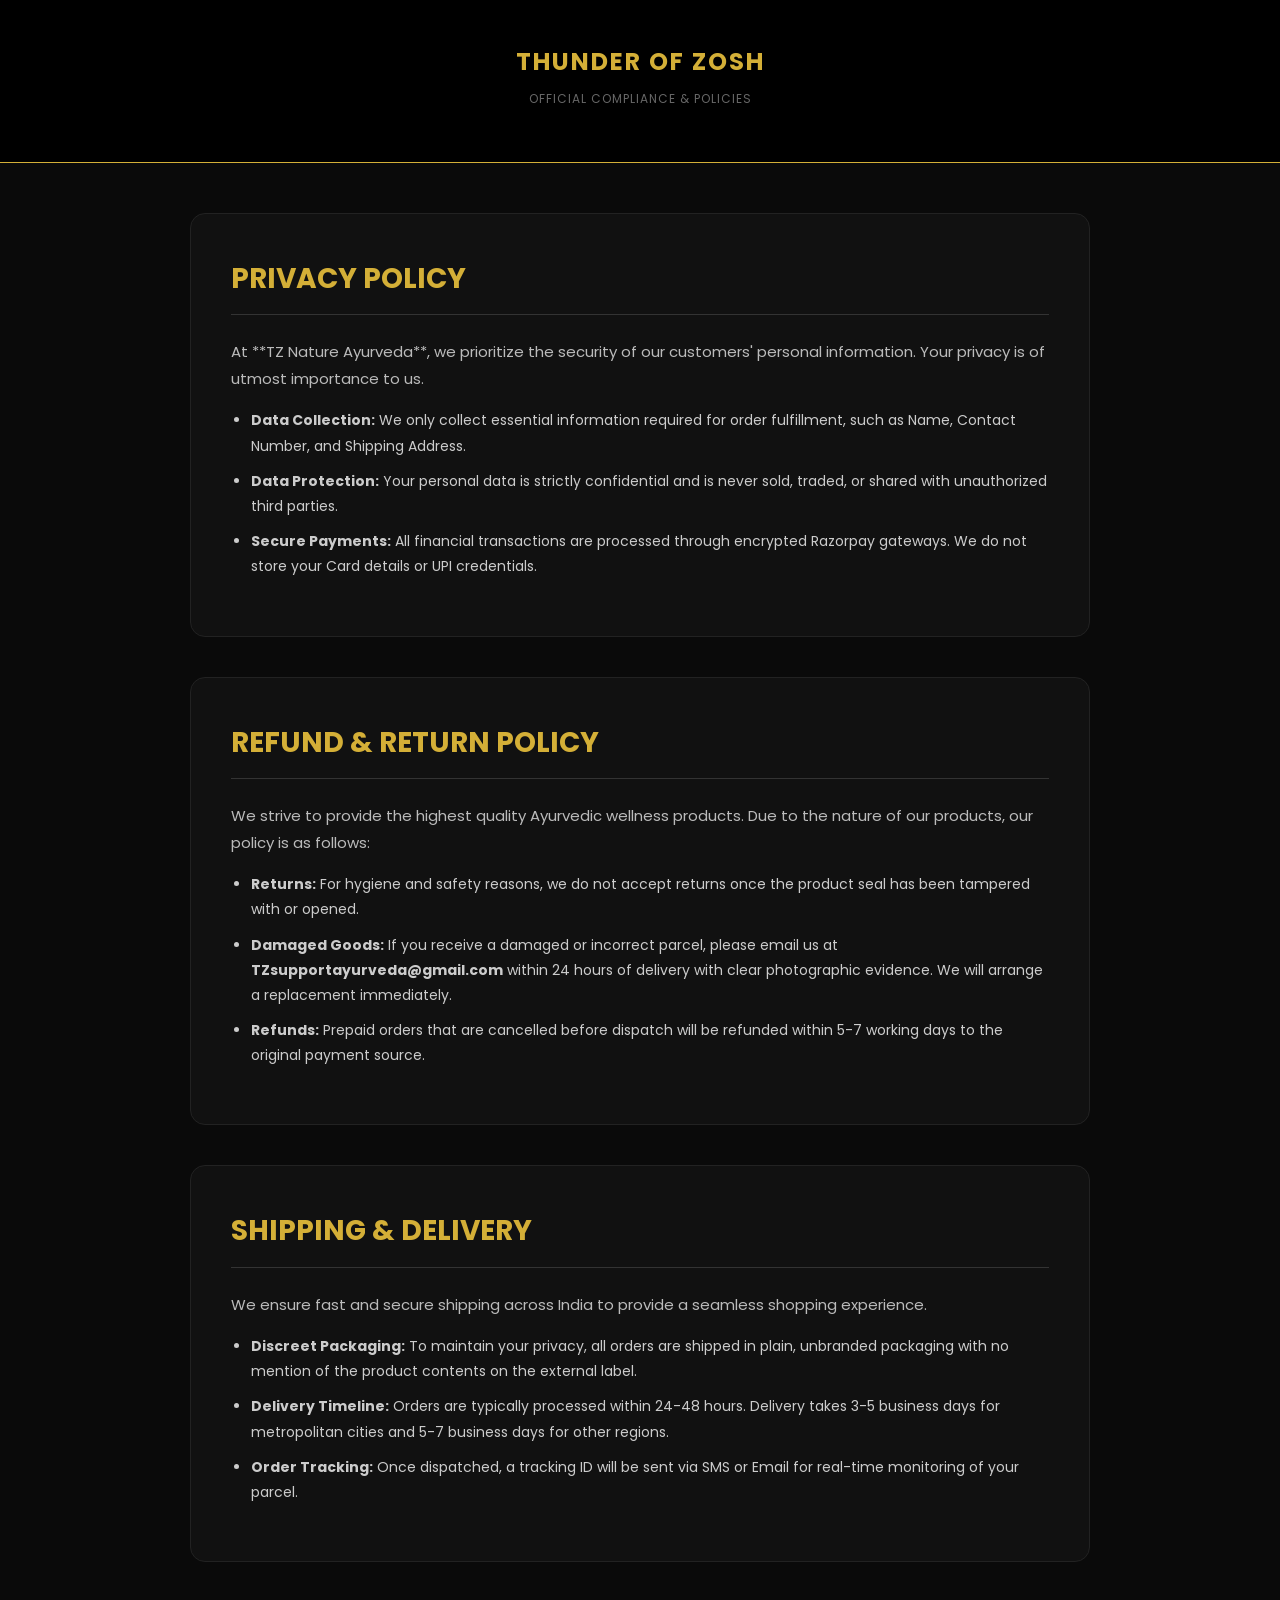
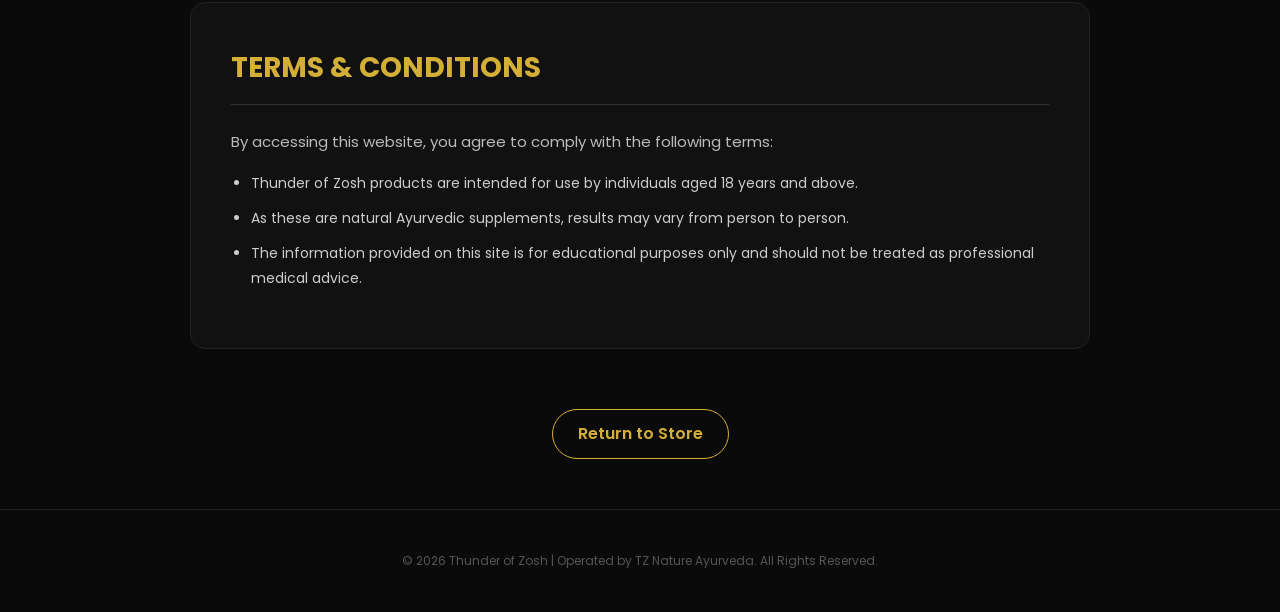
<file: policies.html>
<!DOCTYPE html>
<html lang="en">
<head>
    <meta charset="UTF-8">
    <meta name="viewport" content="width=device-width, initial-scale=1.0">
    <title>Company Policies | Thunder of Zosh - TZ Nature Ayurveda</title>
    <link href="https://fonts.googleapis.com/css2?family=Poppins:wght@300;400;600&display=swap" rel="stylesheet">
    <style>
        :root { --gold: #d4af37; --dark: #0a0a0a; --card-bg: #111; }
        body { font-family: 'Poppins', sans-serif; background-color: var(--dark); color: #ccc; margin: 0; line-height: 1.8; }
        
        header { padding: 40px 8%; background: #000; border-bottom: 1px solid var(--gold); text-align: center; }
        .logo { color: var(--gold); font-size: 24px; font-weight: 700; text-transform: uppercase; letter-spacing: 2px; text-decoration: none; }
        
        .container { max-width: 900px; margin: 50px auto; padding: 0 20px; }
        .policy-section { background: var(--card-bg); padding: 40px; border-radius: 15px; border: 1px solid #222; margin-bottom: 40px; }
        
        h2 { color: var(--gold); font-size: 28px; border-bottom: 1px solid #333; padding-bottom: 10px; margin-top: 0; text-transform: uppercase; }
        p { font-size: 15px; color: #bbb; }
        ul { padding-left: 20px; }
        li { margin-bottom: 10px; font-size: 14px; }

        .back-btn { display: inline-block; margin-top: 20px; color: var(--gold); text-decoration: none; font-weight: 600; border: 1px solid var(--gold); padding: 10px 25px; border-radius: 50px; transition: 0.3s; }
        .back-btn:hover { background: var(--gold); color: #000; }

        footer { text-align: center; padding: 40px; font-size: 12px; border-top: 1px solid #222; margin-top: 50px; color: #555; }
    </style>
</head>
<body>

<header>
    <a href="index.html" class="logo">Thunder of Zosh</a>
    <p style="font-size: 12px; margin-top: 5px; color: #666; letter-spacing: 1px;">OFFICIAL COMPLIANCE & POLICIES</p>
</header>

<div class="container">
    
    <section class="policy-section" id="privacy">
        <h2>Privacy Policy</h2>
        <p>At **TZ Nature Ayurveda**, we prioritize the security of our customers' personal information. Your privacy is of utmost importance to us.</p>
        <ul>
            <li><strong>Data Collection:</strong> We only collect essential information required for order fulfillment, such as Name, Contact Number, and Shipping Address.</li>
            <li><strong>Data Protection:</strong> Your personal data is strictly confidential and is never sold, traded, or shared with unauthorized third parties.</li>
            <li><strong>Secure Payments:</strong> All financial transactions are processed through encrypted Razorpay gateways. We do not store your Card details or UPI credentials.</li>
        </ul>
    </section>

    <section class="policy-section" id="refund">
        <h2>Refund & Return Policy</h2>
        <p>We strive to provide the highest quality Ayurvedic wellness products. Due to the nature of our products, our policy is as follows:</p>
        <ul>
            <li><strong>Returns:</strong> For hygiene and safety reasons, we do not accept returns once the product seal has been tampered with or opened.</li>
            <li><strong>Damaged Goods:</strong> If you receive a damaged or incorrect parcel, please email us at <strong>TZsupportayurveda@gmail.com</strong> within 24 hours of delivery with clear photographic evidence. We will arrange a replacement immediately.</li>
            <li><strong>Refunds:</strong> Prepaid orders that are cancelled before dispatch will be refunded within 5-7 working days to the original payment source.</li>
        </ul>
    </section>

    <section class="policy-section" id="shipping">
        <h2>Shipping & Delivery</h2>
        <p>We ensure fast and secure shipping across India to provide a seamless shopping experience.</p>
        <ul>
            <li><strong>Discreet Packaging:</strong> To maintain your privacy, all orders are shipped in plain, unbranded packaging with no mention of the product contents on the external label.</li>
            <li><strong>Delivery Timeline:</strong> Orders are typically processed within 24-48 hours. Delivery takes 3-5 business days for metropolitan cities and 5-7 business days for other regions.</li>
            <li><strong>Order Tracking:</strong> Once dispatched, a tracking ID will be sent via SMS or Email for real-time monitoring of your parcel.</li>
        </ul>
    </section>

    <section class="policy-section" id="terms">
        <h2>Terms & Conditions</h2>
        <p>By accessing this website, you agree to comply with the following terms:</p>
        <ul>
            <li>Thunder of Zosh products are intended for use by individuals aged 18 years and above.</li>
            <li>As these are natural Ayurvedic supplements, results may vary from person to person.</li>
            <li>The information provided on this site is for educational purposes only and should not be treated as professional medical advice.</li>
        </ul>
    </section>

    <div style="text-align: center;">
        <a href="index.html" class="back-btn">Return to Store</a>
    </div>

</div>

<footer>
    &copy; 2026 Thunder of Zosh | Operated by TZ Nature Ayurveda. All Rights Reserved.
</footer>

</body>
</html>
</file>
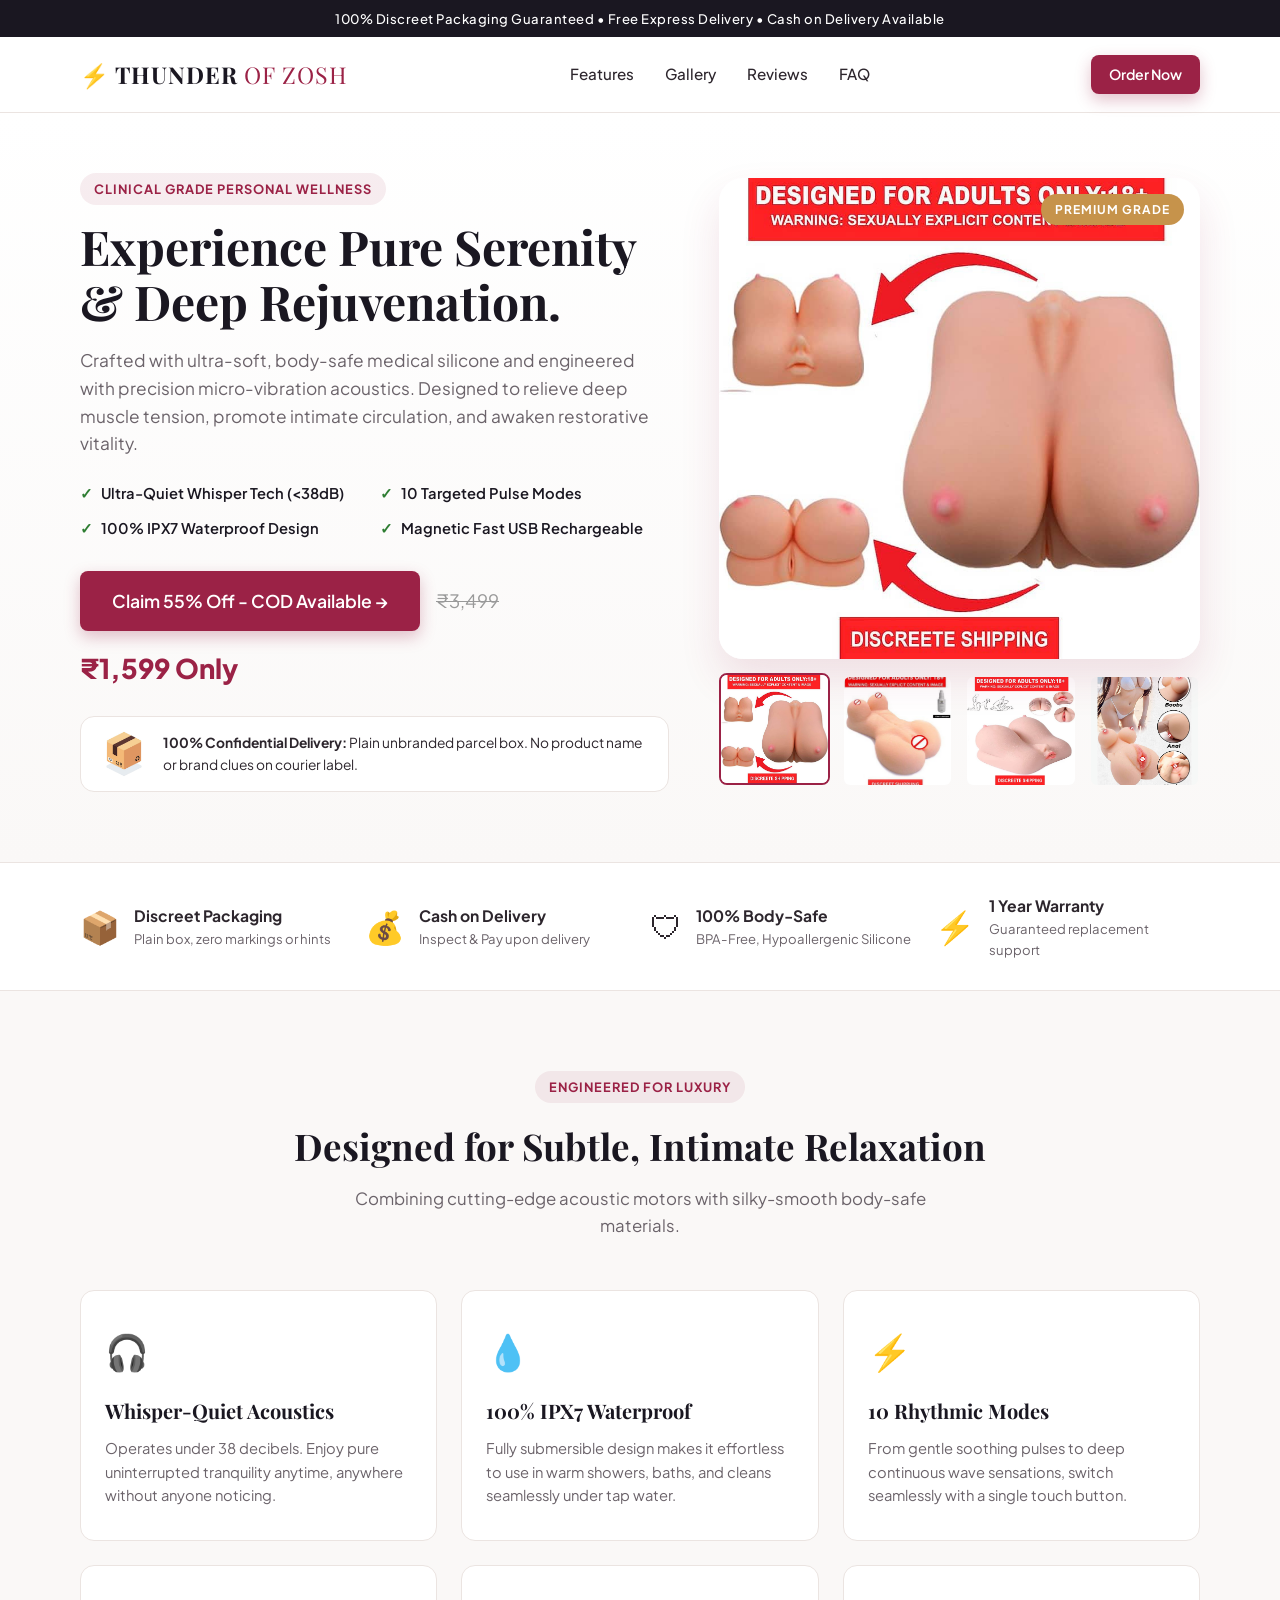
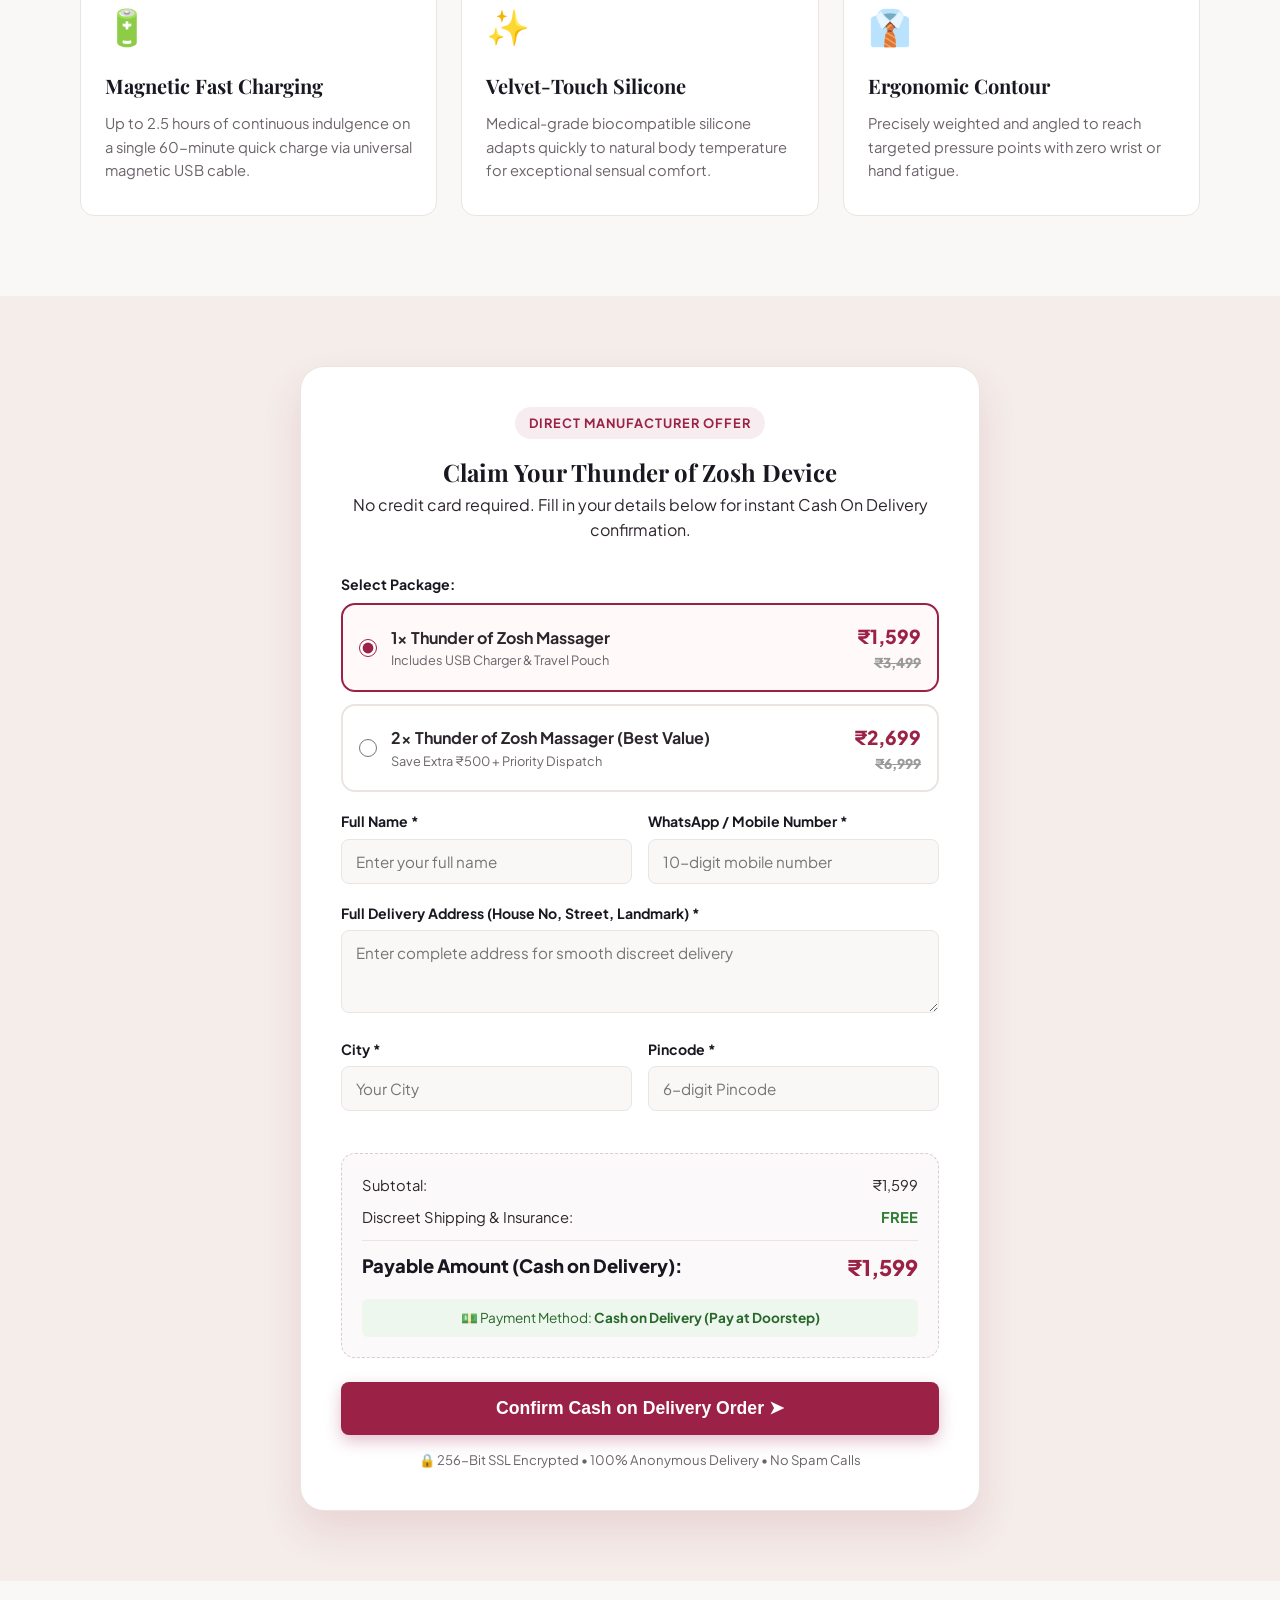
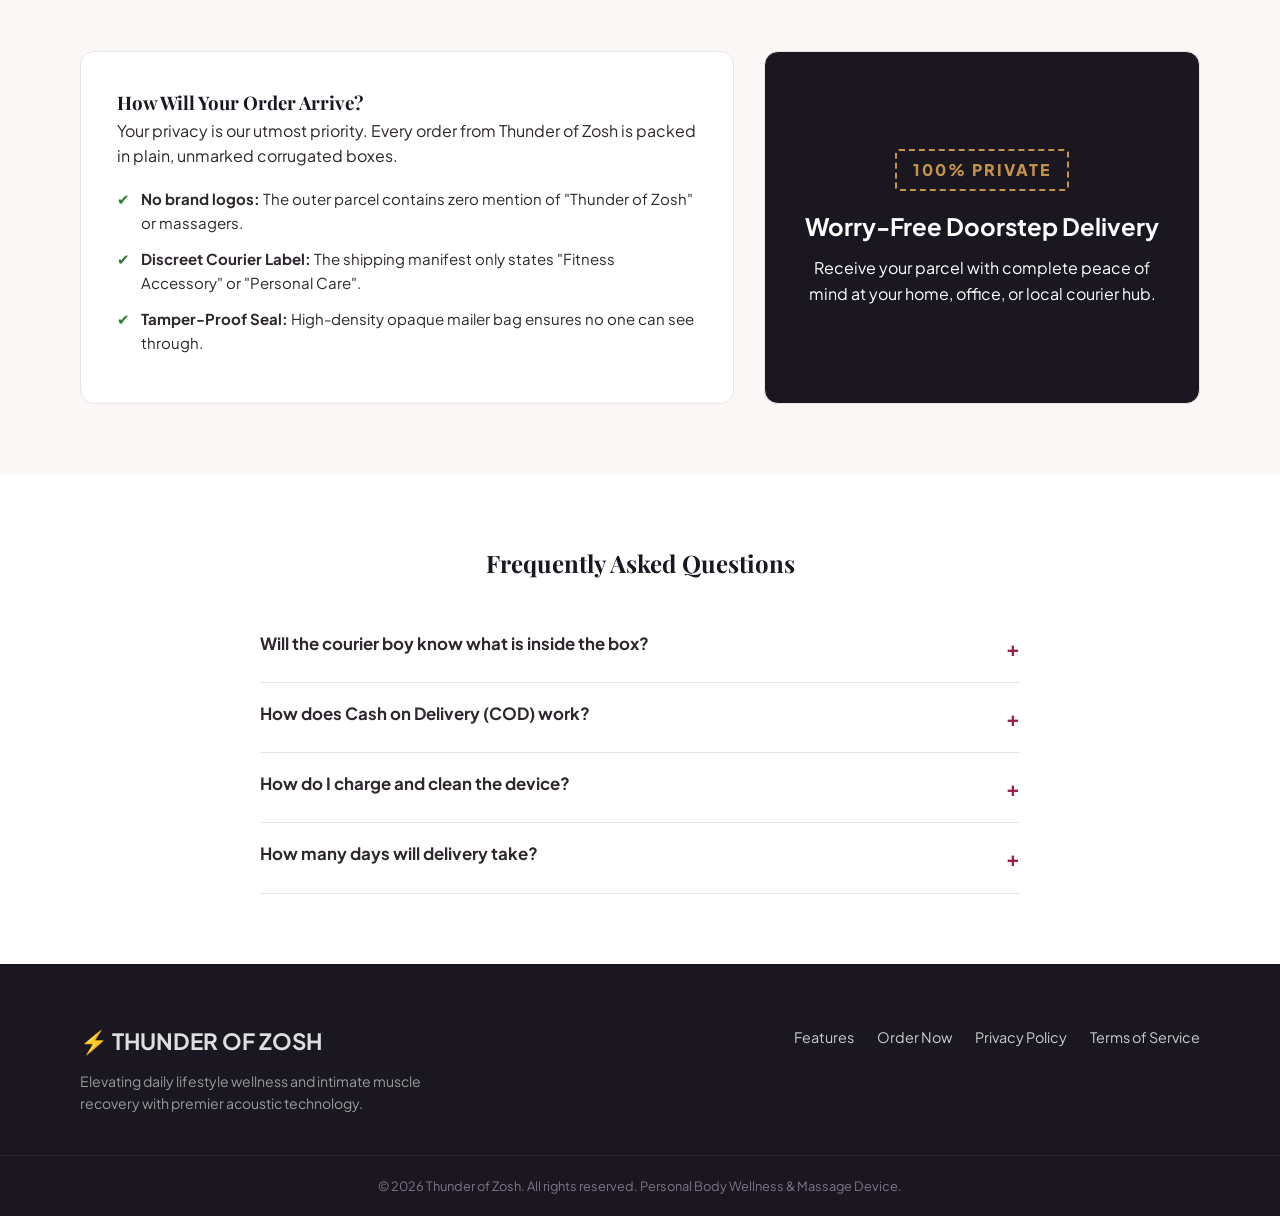
<file: toy.html>
<!DOCTYPE html>
<html lang="en">
<head>
  <meta charset="UTF-8">
  <meta name="viewport" content="width=device-width, initial-scale=1.0">
  <title>Thunder of Zosh | Precision Personal Wellness & Deep Tissue Body Massager</title>
  <meta name="description" content="Discover ultimate full-body relief and relaxation with Thunder of Zosh. Ergonomic, medical-grade silicone massager with whisper-quiet frequency modes. Discreet doorstep delivery across India.">
  <link rel="preconnect" href="https://fonts.googleapis.com">
  <link rel="preconnect" href="https://fonts.gstatic.com" crossorigin>
  <link href="https://fonts.googleapis.com/css2?family=Plus+Jakarta+Sans:wght@300;400;500;600;700;800&family=Playfair+Display:ital,wght@0,600;0,700;1,600&display=swap" rel="stylesheet">
  <link rel="stylesheet" href="style.css">
</head>
<body>

  <!-- Top Announcement Bar -->
  <div class="announcement-bar">
    <div class="container">
      <span>100% Discreet Packaging Guaranteed &bull; Free Express Delivery &bull; Cash on Delivery Available</span>
    </div>
  </div>

  <!-- Header / Navigation -->
  <header class="site-header">
    <div class="container header-inner">
      <div class="brand-logo">
        <span class="logo-accent">&#9889;</span> THUNDER <span class="light">OF ZOSH</span>
      </div>
      <nav class="nav-links">
        <a href="#features">Features</a>
        <a href="#gallery">Gallery</a>
        <a href="#reviews">Reviews</a>
        <a href="#faq">FAQ</a>
      </nav>
      <div class="header-cta">
        <a href="#order-section" class="btn btn-sm btn-primary">Order Now</a>
      </div>
    </div>
  </header>

  <!-- Hero Section -->
  <section class="hero-section">
    <div class="container hero-grid">
      <div class="hero-content">
        <div class="badge-pill">Clinical Grade Personal Wellness</div>
        <h1 class="hero-title">Experience Pure Serenity & Deep Rejuvenation.</h1>
        <p class="hero-desc">
          Crafted with ultra-soft, body-safe medical silicone and engineered with precision micro-vibration acoustics. Designed to relieve deep muscle tension, promote intimate circulation, and awaken restorative vitality.
        </p>
        <div class="hero-highlights">
          <div class="hl-item"><span class="check-icon">&#10003;</span> Ultra-Quiet Whisper Tech (&lt;38dB)</div>
          <div class="hl-item"><span class="check-icon">&#10003;</span> 10 Targeted Pulse Modes</div>
          <div class="hl-item"><span class="check-icon">&#10003;</span> 100% IPX7 Waterproof Design</div>
          <div class="hl-item"><span class="check-icon">&#10003;</span> Magnetic Fast USB Rechargeable</div>
        </div>
        <div class="hero-cta-group">
          <a href="#order-section" class="btn btn-primary btn-lg">Claim 55% Off - COD Available &rarr;</a>
          <span class="price-strike">₹3,499</span>
          <span class="price-current">₹1,599 Only</span>
        </div>
        <div class="discreet-guarantee-note">
          <img src="box.jpg" alt="Discreet Packaging Box" class="thumb-mini">
          <span><strong>100% Confidential Delivery:</strong> Plain unbranded parcel box. No product name or brand clues on courier label.</span>
        </div>
      </div>

      <div class="hero-media" id="gallery">
        <div class="main-image-container">
          <img id="mainProductImg" src="product1.jpg" alt="Thunder of Zosh Intimate Wellness Device">
          <span class="floating-badge">Premium Grade</span>
        </div>
        <div class="gallery-thumbs">
          <div class="thumb active" onclick="switchImage(this, 'product1.jpg')">
            <img src="product1.jpg" alt="Thumbnail 1">
          </div>
          <div class="thumb" onclick="switchImage(this, 'product2.jpg')">
            <img src="product2.jpg" alt="Thumbnail 2">
          </div>
          <div class="thumb" onclick="switchImage(this, 'product3.jpg')">
            <img src="product3.jpg" alt="Thumbnail 3">
          </div>
          <div class="thumb" onclick="switchImage(this, 'product4.jpg')">
            <img src="product4.jpg" alt="Thumbnail 4">
          </div>
        </div>
      </div>
    </div>
  </section>

  <!-- Trust Bar -->
  <section class="trust-bar">
    <div class="container trust-grid">
      <div class="trust-item">
        <div class="trust-icon">&#128230;</div>
        <div class="trust-text">
          <h4>Discreet Packaging</h4>
          <p>Plain box, zero markings or hints</p>
        </div>
      </div>
      <div class="trust-item">
        <div class="trust-icon">&#128176;</div>
        <div class="trust-text">
          <h4>Cash on Delivery</h4>
          <p>Inspect & Pay upon delivery</p>
        </div>
      </div>
      <div class="trust-item">
        <div class="trust-icon">&#128737;</div>
        <div class="trust-text">
          <h4>100% Body-Safe</h4>
          <p>BPA-Free, Hypoallergenic Silicone</p>
        </div>
      </div>
      <div class="trust-item">
        <div class="trust-icon">&#9889;</div>
        <div class="trust-text">
          <h4>1 Year Warranty</h4>
          <p>Guaranteed replacement support</p>
        </div>
      </div>
    </div>
  </section>

  <!-- Features Section -->
  <section class="features-section" id="features">
    <div class="container">
      <div class="section-header text-center">
        <div class="badge-pill">Engineered For Luxury</div>
        <h2 class="section-title">Designed for Subtle, Intimate Relaxation</h2>
        <p class="section-subtitle">Combining cutting-edge acoustic motors with silky-smooth body-safe materials.</p>
      </div>

      <div class="features-grid">
        <div class="feature-card">
          <div class="feat-icon">&#127911;</div>
          <h3>Whisper-Quiet Acoustics</h3>
          <p>Operates under 38 decibels. Enjoy pure uninterrupted tranquility anytime, anywhere without anyone noticing.</p>
        </div>
        <div class="feature-card">
          <div class="feat-icon">&#128167;</div>
          <h3>100% IPX7 Waterproof</h3>
          <p>Fully submersible design makes it effortless to use in warm showers, baths, and cleans seamlessly under tap water.</p>
        </div>
        <div class="feature-card">
          <div class="feat-icon">&#9889;</div>
          <h3>10 Rhythmic Modes</h3>
          <p>From gentle soothing pulses to deep continuous wave sensations, switch seamlessly with a single touch button.</p>
        </div>
        <div class="feature-card">
          <div class="feat-icon">&#128267;</div>
          <h3>Magnetic Fast Charging</h3>
          <p>Up to 2.5 hours of continuous indulgence on a single 60-minute quick charge via universal magnetic USB cable.</p>
        </div>
        <div class="feature-card">
          <div class="feat-icon">&#10024;</div>
          <h3>Velvet-Touch Silicone</h3>
          <p>Medical-grade biocompatible silicone adapts quickly to natural body temperature for exceptional sensual comfort.</p>
        </div>
        <div class="feature-card">
          <div class="feat-icon">&#128084;</div>
          <h3>Ergonomic Contour</h3>
          <p>Precisely weighted and angled to reach targeted pressure points with zero wrist or hand fatigue.</p>
        </div>
      </div>
    </div>
  </section>

  <!-- Order & Checkout Section -->
  <section class="checkout-section" id="order-section">
    <div class="container">
      <div class="checkout-wrapper">
        <div class="checkout-intro text-center">
          <span class="badge-pill">Direct Manufacturer Offer</span>
          <h2>Claim Your Thunder of Zosh Device</h2>
          <p>No credit card required. Fill in your details below for instant Cash On Delivery confirmation.</p>
        </div>

        <form id="orderForm" class="order-form" onsubmit="handleOrderSubmit(event)">
          <!-- Select Quantity / Package -->
          <div class="form-group">
            <label class="form-label">Select Package:</label>
            <div class="package-options">
              <label class="package-card active">
                <input type="radio" name="package" value="1_unit" checked onchange="updatePrice(1599)">
                <div class="pkg-info">
                  <strong>1x Thunder of Zosh Massager</strong>
                  <span class="pkg-sub">Includes USB Charger & Travel Pouch</span>
                </div>
                <div class="pkg-price">₹1,599 <span class="old">₹3,499</span></div>
              </label>

              <label class="package-card">
                <input type="radio" name="package" value="2_units" onchange="updatePrice(2699)">
                <div class="pkg-info">
                  <strong>2x Thunder of Zosh Massager (Best Value)</strong>
                  <span class="pkg-sub">Save Extra ₹500 + Priority Dispatch</span>
                </div>
                <div class="pkg-price">₹2,699 <span class="old">₹6,999</span></div>
              </label>
            </div>
          </div>

          <!-- Customer Details -->
          <div class="form-row">
            <div class="form-group half">
              <label for="custName" class="form-label">Full Name *</label>
              <input type="text" id="custName" name="name" placeholder="Enter your full name" required class="form-control">
            </div>
            <div class="form-group half">
              <label for="custPhone" class="form-label">WhatsApp / Mobile Number *</label>
              <input type="tel" id="custPhone" name="phone" placeholder="10-digit mobile number" pattern="[0-9]{10}" required class="form-control">
            </div>
          </div>

          <div class="form-group">
            <label for="custAddress" class="form-label">Full Delivery Address (House No, Street, Landmark) *</label>
            <textarea id="custAddress" name="address" rows="3" placeholder="Enter complete address for smooth discreet delivery" required class="form-control"></textarea>
          </div>

          <div class="form-row">
            <div class="form-group half">
              <label for="custCity" class="form-label">City *</label>
              <input type="text" id="custCity" name="city" placeholder="Your City" required class="form-control">
            </div>
            <div class="form-group half">
              <label for="custPincode" class="form-label">Pincode *</label>
              <input type="text" id="custPincode" name="pincode" placeholder="6-digit Pincode" pattern="[0-9]{6}" required class="form-control">
            </div>
          </div>

          <!-- Summary & COD Payment Notice -->
          <div class="order-summary-box">
            <div class="summary-line">
              <span>Subtotal:</span>
              <span id="summaryTotal">₹1,599</span>
            </div>
            <div class="summary-line">
              <span>Discreet Shipping & Insurance:</span>
              <span class="free-text">FREE</span>
            </div>
            <div class="summary-line total">
              <span>Payable Amount (Cash on Delivery):</span>
              <span id="payableTotal" class="final-amt">₹1,599</span>
            </div>
            <div class="payment-method-badge">
              <span>&#128181; Payment Method: <strong>Cash on Delivery (Pay at Doorstep)</strong></span>
            </div>
          </div>

          <!-- Submit Button -->
          <button type="submit" class="btn btn-primary btn-block btn-lg" id="submitBtn">
            Confirm Cash on Delivery Order &#10148;
          </button>
          
          <div class="safe-checkout-note">
            <span>&#128274; 256-Bit SSL Encrypted &bull; 100% Anonymous Delivery &bull; No Spam Calls</span>
          </div>
        </form>
      </div>
    </div>
  </section>

  <!-- Discreet Packaging Showcase -->
  <section class="discreet-section">
    <div class="container discreet-grid">
      <div class="discreet-card">
        <h3>How Will Your Order Arrive?</h3>
        <p>Your privacy is our utmost priority. Every order from Thunder of Zosh is packed in plain, unmarked corrugated boxes.</p>
        <ul class="clean-list">
          <li><strong>No brand logos:</strong> The outer parcel contains zero mention of "Thunder of Zosh" or massagers.</li>
          <li><strong>Discreet Courier Label:</strong> The shipping manifest only states "Fitness Accessory" or "Personal Care".</li>
          <li><strong>Tamper-Proof Seal:</strong> High-density opaque mailer bag ensures no one can see through.</li>
        </ul>
      </div>
      <div class="discreet-card highlight">
        <div class="stamp-badge">100% PRIVATE</div>
        <h4>Worry-Free Doorstep Delivery</h4>
        <p>Receive your parcel with complete peace of mind at your home, office, or local courier hub.</p>
      </div>
    </div>
  </section>

  <!-- FAQ Section -->
  <section class="faq-section" id="faq">
    <div class="container">
      <div class="section-header text-center">
        <h2>Frequently Asked Questions</h2>
      </div>
      <div class="faq-list">
        <div class="faq-item" onclick="toggleFaq(this)">
          <div class="faq-question">Will the courier boy know what is inside the box? <span class="arrow">+</span></div>
          <div class="faq-answer">Absolutely not. All products are packed inside opaque, unprinted brown corrugated boxes with a generic return label ("Fitness Hardware / Personal Wellness"). Nobody will know what is inside.</div>
        </div>
        <div class="faq-item" onclick="toggleFaq(this)">
          <div class="faq-question">How does Cash on Delivery (COD) work? <span class="arrow">+</span></div>
          <div class="faq-answer">You do not pay anything today. Fill out your delivery details, and we will ship your order immediately. You pay in cash or via UPI to the delivery executive when the parcel arrives at your doorstep.</div>
        </div>
        <div class="faq-item" onclick="toggleFaq(this)">
          <div class="faq-question">How do I charge and clean the device? <span class="arrow">+</span></div>
          <div class="faq-answer">It comes with a magnetic USB cable that snaps on securely. For cleaning, simply wash with mild soap and lukewarm water. It is 100% waterproof.</div>
        </div>
        <div class="faq-item" onclick="toggleFaq(this)">
          <div class="faq-question">How many days will delivery take? <span class="arrow">+</span></div>
          <div class="faq-answer">Orders are dispatched within 24 hours. Delivery takes 2 to 4 business days for metro cities, and 4 to 6 business days for the rest of India.</div>
        </div>
      </div>
    </div>
  </section>

  <!-- Footer -->
  <footer class="site-footer">
    <div class="container footer-content">
      <div class="footer-brand">
        <span class="logo-accent">&#9889;</span> THUNDER OF ZOSH
        <p>Elevating daily lifestyle wellness and intimate muscle recovery with premier acoustic technology.</p>
      </div>
      <div class="footer-links">
        <a href="#features">Features</a>
        <a href="#order-section">Order Now</a>
        <a href="#">Privacy Policy</a>
        <a href="#">Terms of Service</a>
      </div>
    </div>
    <div class="copyright text-center">
      &copy; 2026 Thunder of Zosh. All rights reserved. Personal Body Wellness & Massage Device.
    </div>
  </footer>

  <!-- Modal for Order Confirmation -->
  <div class="order-modal-backdrop" id="orderModal">
    <div class="order-modal-box">
      <div class="modal-icon">&#10004;</div>
      <h3>Order Placed Successfully!</h3>
      <p id="modalMsg">Thank you, <strong id="modalCustName"></strong>. Your order has been registered for Cash on Delivery.</p>
      <div class="modal-summary">
        <div><strong>Status:</strong> Dispatched in Discreet Package</div>
        <div><strong>Estimated Arrival:</strong> 3-5 Working Days</div>
      </div>
      <button class="btn btn-primary btn-block" onclick="closeModal()">Got it, Thanks!</button>
    </div>
  </div>

  <script src="script.js"></script>
</body>
  </html>
</file>
<file: style.css>
/* Thunder of Zosh - Modern E-Commerce Wellness Stylesheet */
:root {
  --primary: #9b2246; /* Luxurious Berry Wine - high converting */
  --primary-hover: #801b39;
  --secondary: #1a1721; /* Rich Dark Plum Charcoal */
  --bg-light: #faf8f7;
  --card-bg: #ffffff;
  --border-color: #ebe4e1;
  --text-main: #2d262d;
  --text-muted: #6b636a;
  --gold-accent: #c6934b;
  --success: #2e7d32;
  --radius-sm: 8px;
  --radius-md: 14px;
  --radius-lg: 24px;
  --shadow-sm: 0 4px 12px rgba(0,0,0,0.04);
  --shadow-md: 0 10px 28px rgba(0,0,0,0.08);
  --shadow-lg: 0 20px 40px rgba(155, 34, 70, 0.12);
}

* {
  margin: 0;
  padding: 0;
  box-sizing: border-box;
}

body {
  font-family: 'Plus Jakarta Sans', sans-serif;
  background-color: var(--bg-light);
  color: var(--text-main);
  line-height: 1.6;
  scroll-behavior: smooth;
}

h1, h2, h3, .brand-logo {
  font-family: 'Playfair Display', serif;
  color: var(--secondary);
}

.container {
  max-width: 1160px;
  margin: 0 auto;
  padding: 0 20px;
}

/* Announcement Bar */
.announcement-bar {
  background: var(--secondary);
  color: #fff;
  font-size: 0.82rem;
  padding: 8px 0;
  text-align: center;
  font-weight: 500;
  letter-spacing: 0.5px;
}

/* Header */
.site-header {
  background: #ffffff;
  border-bottom: 1px solid var(--border-color);
  position: sticky;
  top: 0;
  z-index: 100;
  backdrop-filter: blur(10px);
}

.header-inner {
  display: flex;
  align-items: center;
  justify-content: space-between;
  padding: 18px 20px;
}

.brand-logo {
  font-size: 1.45rem;
  font-weight: 700;
  letter-spacing: 1px;
}

.brand-logo .logo-accent {
  color: var(--gold-accent);
}

.brand-logo .light {
  font-weight: 400;
  color: var(--primary);
}

.nav-links a {
  margin: 0 14px;
  text-decoration: none;
  color: var(--text-main);
  font-weight: 500;
  font-size: 0.95rem;
  transition: color 0.2s;
}

.nav-links a:hover {
  color: var(--primary);
}

/* Buttons */
.btn {
  display: inline-flex;
  align-items: center;
  justify-content: center;
  border-radius: var(--radius-sm);
  font-weight: 600;
  font-size: 1rem;
  padding: 12px 24px;
  text-decoration: none;
  border: none;
  cursor: pointer;
  transition: all 0.25s ease;
}

.btn-primary {
  background: var(--primary);
  color: #fff;
  box-shadow: 0 6px 16px rgba(155, 34, 70, 0.28);
}

.btn-primary:hover {
  background: var(--primary-hover);
  transform: translateY(-2px);
  box-shadow: 0 10px 22px rgba(155, 34, 70, 0.36);
}

.btn-sm {
  padding: 8px 18px;
  font-size: 0.88rem;
}

.btn-lg {
  padding: 16px 32px;
  font-size: 1.1rem;
}

.btn-block {
  width: 100%;
}

.badge-pill {
  display: inline-block;
  background: rgba(155, 34, 70, 0.08);
  color: var(--primary);
  padding: 6px 14px;
  border-radius: 40px;
  font-size: 0.8rem;
  font-weight: 700;
  text-transform: uppercase;
  letter-spacing: 1px;
  margin-bottom: 14px;
}

/* Hero Section */
.hero-section {
  padding: 60px 0 70px;
  background: linear-gradient(180deg, #fff 0%, var(--bg-light) 100%);
}

.hero-grid {
  display: grid;
  grid-template-columns: 1.1fr 0.9fr;
  gap: 50px;
  align-items: center;
}

.hero-title {
  font-size: 3rem;
  line-height: 1.15;
  margin-bottom: 18px;
}

.hero-desc {
  font-size: 1.08rem;
  color: var(--text-muted);
  margin-bottom: 24px;
}

.hero-highlights {
  display: grid;
  grid-template-columns: 1fr 1fr;
  gap: 12px;
  margin-bottom: 30px;
}

.hl-item {
  display: flex;
  align-items: center;
  gap: 8px;
  font-size: 0.92rem;
  font-weight: 600;
  color: var(--secondary);
}

.hl-item .check-icon {
  color: var(--success);
  font-weight: bold;
}

.hero-cta-group {
  display: flex;
  align-items: center;
  flex-wrap: wrap;
  gap: 16px;
  margin-bottom: 25px;
}

.price-strike {
  text-decoration: line-through;
  color: #999;
  font-size: 1.15rem;
}

.price-current {
  font-size: 1.7rem;
  font-weight: 800;
  color: var(--primary);
}

.discreet-guarantee-note {
  display: flex;
  align-items: center;
  gap: 14px;
  background: #ffffff;
  padding: 12px 18px;
  border-radius: var(--radius-md);
  border: 1px solid var(--border-color);
  font-size: 0.86rem;
}

.thumb-mini {
  width: 50px;
  height: 50px;
  border-radius: 8px;
  object-fit: cover;
}

/* Hero Media & Gallery */
.main-image-container {
  position: relative;
  border-radius: var(--radius-lg);
  overflow: hidden;
  box-shadow: var(--shadow-lg);
  background: #fff;
  aspect-ratio: 1/1;
}

.main-image-container img {
  width: 100%;
  height: 100%;
  object-fit: cover;
  transition: transform 0.4s ease;
}

.floating-badge {
  position: absolute;
  top: 16px;
  right: 16px;
  background: var(--gold-accent);
  color: #fff;
  padding: 6px 14px;
  border-radius: 30px;
  font-size: 0.75rem;
  font-weight: 700;
  letter-spacing: 1px;
  text-transform: uppercase;
}

.gallery-thumbs {
  display: flex;
  gap: 12px;
  margin-top: 16px;
}

.gallery-thumbs .thumb {
  flex: 1;
  aspect-ratio: 1/1;
  border-radius: var(--radius-sm);
  overflow: hidden;
  cursor: pointer;
  border: 2px solid transparent;
  transition: border-color 0.2s, transform 0.2s;
}

.gallery-thumbs .thumb img {
  width: 100%;
  height: 100%;
  object-fit: cover;
}

.gallery-thumbs .thumb.active,
.gallery-thumbs .thumb:hover {
  border-color: var(--primary);
  transform: translateY(-2px);
}

/* Trust Bar */
.trust-bar {
  background: #fff;
  border-top: 1px solid var(--border-color);
  border-bottom: 1px solid var(--border-color);
  padding: 30px 0;
}

.trust-grid {
  display: grid;
  grid-template-columns: repeat(4, 1fr);
  gap: 20px;
}

.trust-item {
  display: flex;
  align-items: center;
  gap: 14px;
}

.trust-icon {
  font-size: 2rem;
}

.trust-text h4 {
  font-size: 0.98rem;
  font-family: 'Plus Jakarta Sans', sans-serif;
  font-weight: 700;
}

.trust-text p {
  font-size: 0.82rem;
  color: var(--text-muted);
}

/* Features */
.features-section {
  padding: 80px 0;
}

.text-center {
  text-align: center;
}

.section-title {
  font-size: 2.3rem;
  margin-bottom: 10px;
}

.section-subtitle {
  color: var(--text-muted);
  max-width: 600px;
  margin: 0 auto 50px;
  font-size: 1.05rem;
}

.features-grid {
  display: grid;
  grid-template-columns: repeat(3, 1fr);
  gap: 24px;
}

.feature-card {
  background: var(--card-bg);
  padding: 32px 24px;
  border-radius: var(--radius-md);
  border: 1px solid var(--border-color);
  transition: transform 0.25s, box-shadow 0.25s;
}

.feature-card:hover {
  transform: translateY(-5px);
  box-shadow: var(--shadow-md);
}

.feat-icon {
  font-size: 2.2rem;
  margin-bottom: 16px;
}

.feature-card h3 {
  font-size: 1.25rem;
  margin-bottom: 10px;
}

.feature-card p {
  color: var(--text-muted);
  font-size: 0.92rem;
}

/* Checkout Section */
.checkout-section {
  padding: 70px 0;
  background: #f4ede9;
}

.checkout-wrapper {
  max-width: 680px;
  margin: 0 auto;
  background: #fff;
  padding: 40px;
  border-radius: var(--radius-lg);
  box-shadow: var(--shadow-lg);
  border: 1px solid var(--border-color);
}

.checkout-intro {
  margin-bottom: 30px;
}

.package-options {
  display: flex;
  flex-direction: column;
  gap: 12px;
  margin-top: 8px;
}

.package-card {
  display: flex;
  align-items: center;
  gap: 14px;
  border: 2px solid var(--border-color);
  padding: 16px;
  border-radius: var(--radius-md);
  cursor: pointer;
  transition: all 0.2s;
}

.package-card:hover, .package-card.active {
  border-color: var(--primary);
  background: #fff9fa;
}

.package-card input[type="radio"] {
  accent-color: var(--primary);
  width: 18px;
  height: 18px;
}

.pkg-info {
  flex: 1;
  display: flex;
  flex-direction: column;
}

.pkg-sub {
  font-size: 0.8rem;
  color: var(--text-muted);
}

.pkg-price {
  font-size: 1.2rem;
  font-weight: 800;
  color: var(--primary);
  text-align: right;
}

.pkg-price .old {
  font-size: 0.85rem;
  color: #999;
  text-decoration: line-through;
  display: block;
}

.form-group {
  margin-bottom: 18px;
}

.form-label {
  display: block;
  font-size: 0.88rem;
  font-weight: 700;
  margin-bottom: 6px;
  color: var(--secondary);
}

.form-control {
  width: 100%;
  padding: 12px 14px;
  font-size: 0.95rem;
  font-family: inherit;
  border: 1px solid var(--border-color);
  border-radius: var(--radius-sm);
  outline: none;
  background: #faf8f7;
  transition: border-color 0.2s, background 0.2s;
}

.form-control:focus {
  border-color: var(--primary);
  background: #ffffff;
}

.form-row {
  display: flex;
  gap: 16px;
}

.form-row .half {
  flex: 1;
}

.order-summary-box {
  background: #fbf9f9;
  border-radius: var(--radius-md);
  padding: 20px;
  margin: 24px 0;
  border: 1px dashed #d9cbce;
}

.summary-line {
  display: flex;
  justify-content: space-between;
  font-size: 0.92rem;
  margin-bottom: 8px;
}

.summary-line.total {
  font-size: 1.15rem;
  font-weight: 800;
  color: var(--secondary);
  border-top: 1px solid var(--border-color);
  padding-top: 10px;
  margin-top: 10px;
}

.final-amt {
  color: var(--primary);
  font-size: 1.35rem;
}

.free-text {
  color: var(--success);
  font-weight: 700;
}

.payment-method-badge {
  margin-top: 14px;
  background: #eef7ee;
  color: #27672a;
  padding: 8px 12px;
  border-radius: 6px;
  font-size: 0.85rem;
  text-align: center;
}

.safe-checkout-note {
  text-align: center;
  font-size: 0.82rem;
  color: var(--text-muted);
  margin-top: 14px;
}

/* Discreet Section */
.discreet-section {
  padding: 70px 0;
}

.discreet-grid {
  display: grid;
  grid-template-columns: 1.2fr 0.8fr;
  gap: 30px;
}

.discreet-card {
  background: #fff;
  padding: 36px;
  border-radius: var(--radius-md);
  border: 1px solid var(--border-color);
}

.discreet-card.highlight {
  background: var(--secondary);
  color: #fff;
  display: flex;
  flex-direction: column;
  justify-content: center;
  align-items: center;
  text-align: center;
}

.discreet-card.highlight h4 {
  color: #fff;
  font-size: 1.5rem;
  margin-bottom: 10px;
}

.stamp-badge {
  border: 2px dashed var(--gold-accent);
  color: var(--gold-accent);
  padding: 6px 16px;
  font-weight: 800;
  letter-spacing: 2px;
  margin-bottom: 16px;
  border-radius: 4px;
}

.clean-list {
  list-style: none;
  margin-top: 18px;
}

.clean-list li {
  position: relative;
  padding-left: 24px;
  margin-bottom: 12px;
  font-size: 0.94rem;
}

.clean-list li::before {
  content: "✔";
  position: absolute;
  left: 0;
  color: var(--success);
}

/* FAQ */
.faq-section {
  padding: 70px 0;
  background: #fff;
}

.faq-list {
  max-width: 760px;
  margin: 30px auto 0;
}

.faq-item {
  border-bottom: 1px solid var(--border-color);
  padding: 18px 0;
  cursor: pointer;
}

.faq-question {
  display: flex;
  justify-content: space-between;
  font-weight: 700;
  font-size: 1.05rem;
}

.faq-question .arrow {
  color: var(--primary);
  font-size: 1.3rem;
  transition: transform 0.2s;
}

.faq-answer {
  display: none;
  padding-top: 10px;
  color: var(--text-muted);
  font-size: 0.95rem;
}

.faq-item.active .faq-answer {
  display: block;
}

.faq-item.active .arrow {
  transform: rotate(45deg);
}

/* Footer */
.site-footer {
  background: var(--secondary);
  color: #dedede;
  padding: 60px 0 20px;
}

.footer-content {
  display: flex;
  justify-content: space-between;
  align-items: flex-start;
  margin-bottom: 40px;
}

.footer-brand {
  max-width: 380px;
  font-size: 1.4rem;
  font-weight: 700;
}

.footer-brand p {
  font-size: 0.88rem;
  color: #999;
  margin-top: 10px;
  font-family: 'Plus Jakarta Sans', sans-serif;
  font-weight: 400;
}

.footer-links a {
  color: #ccc;
  text-decoration: none;
  margin-left: 20px;
  font-size: 0.9rem;
}

.footer-links a:hover {
  color: #fff;
}

.copyright {
  border-top: 1px solid #2e2837;
  padding-top: 20px;
  font-size: 0.8rem;
  color: #7d7587;
}

/* Modal */
.order-modal-backdrop {
  display: none;
  position: fixed;
  top: 0; left: 0; width: 100%; height: 100%;
  background: rgba(0,0,0,0.6);
  z-index: 999;
  justify-content: center;
  align-items: center;
  padding: 20px;
}

.order-modal-backdrop.show {
  display: flex;
}

.order-modal-box {
  background: #fff;
  max-width: 460px;
  width: 100%;
  padding: 35px 25px;
  border-radius: var(--radius-lg);
  text-align: center;
  box-shadow: 0 25px 50px rgba(0,0,0,0.25);
  animation: popIn 0.3s ease;
}

@keyframes popIn {
  from { transform: scale(0.9); opacity: 0; }
  to { transform: scale(1); opacity: 1; }
}

.modal-icon {
  width: 60px;
  height: 60px;
  background: #eef7ee;
  color: var(--success);
  border-radius: 50%;
  display: flex;
  align-items: center;
  justify-content: center;
  font-size: 2rem;
  margin: 0 auto 16px;
}

.modal-summary {
  background: #faf8f7;
  padding: 14px;
  border-radius: var(--radius-sm);
  margin: 20px 0;
  font-size: 0.88rem;
  text-align: left;
}

/* Responsiveness */
@media (max-width: 768px) {
  .hero-grid {
    grid-template-columns: 1fr;
  }
  .hero-title {
    font-size: 2.2rem;
  }
  .trust-grid {
    grid-template-columns: 1fr 1fr;
  }
  .features-grid {
    grid-template-columns: 1fr;
  }
  .form-row {
    flex-direction: column;
    gap: 0;
  }
  .discreet-grid {
    grid-template-columns: 1fr;
  }
  .footer-content {
    flex-direction: column;
    gap: 20px;
  }
  .footer-links a {
    margin-left: 0;
    margin-right: 15px;
  }
}
</file>
